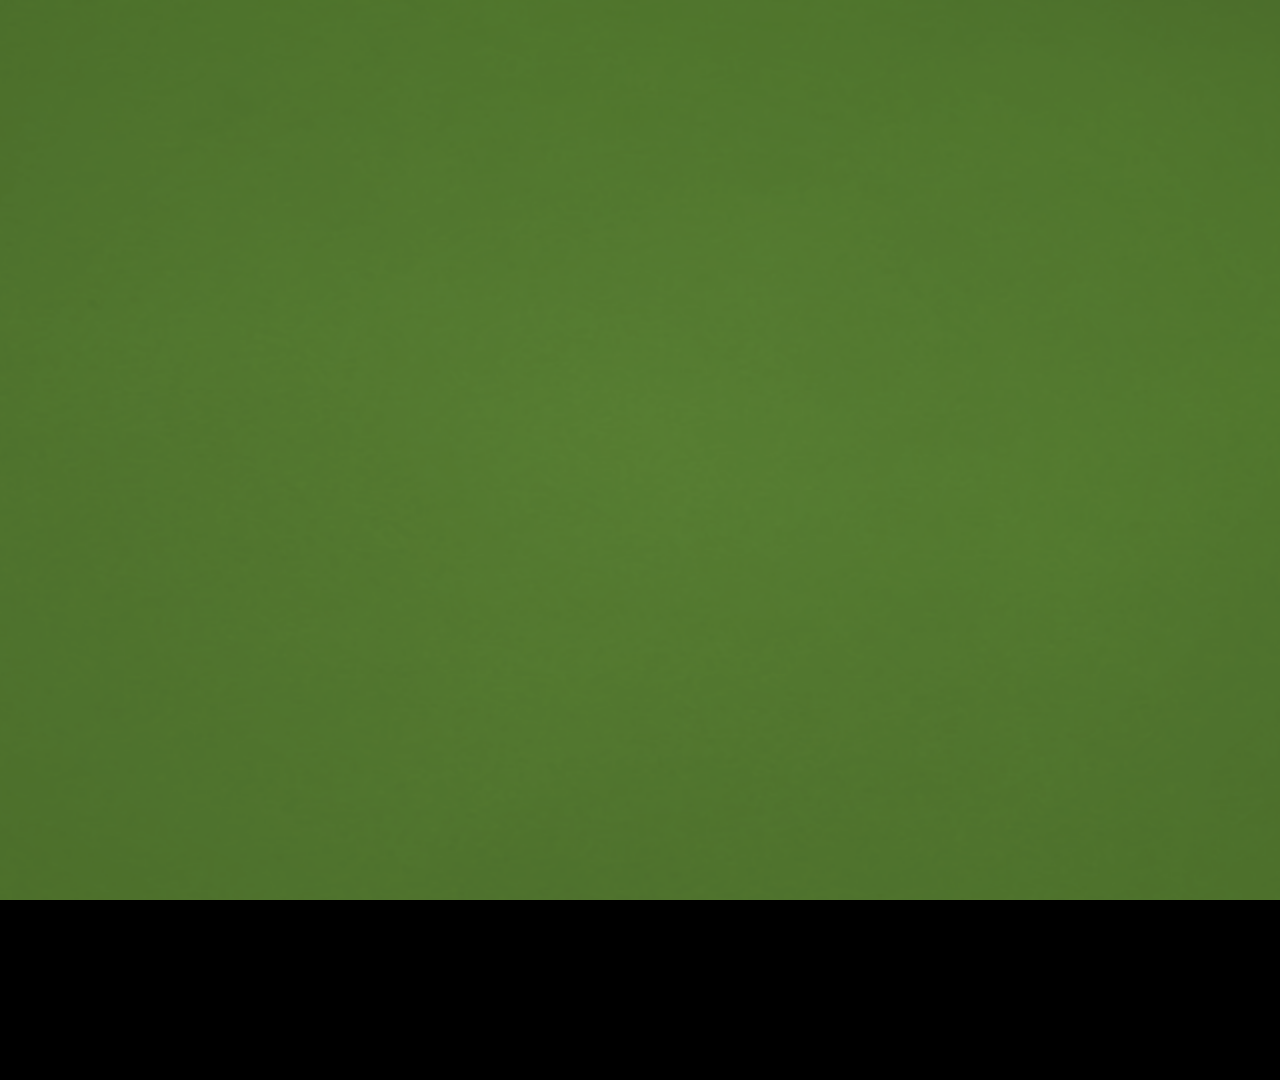
<file: pool/index.html>
<html><head><meta content="text/html;charset=utf-8" http-equiv="Content-Type" /><meta content="utf-8" http-equiv="encoding" /><meta name="viewport" content="width=device-width, initial-scale=1.0, maximum-scale=1.0, minimum-scale=1.0, user-scalable=no, minimal-ui" /><title>8 Ball Billiards Classic</title><script>window.gameID="8-ball-billiards-classic"; window.gameJS=[ "assets/src/01phaser.js", "assets/src/02Ball.js", "assets/src/03contactListener.js", "assets/src/04billiardPhysics.js", "assets/src/05levelData.js", "assets/src/06maths.js", "assets/src/07vector2d.js", "assets/src/08render.js", "assets/src/09sound.js", "assets/src/10effects.js", "assets/src/11timer.js", "assets/src/12load.js", "assets/src/13mainMenu.js", "assets/src/14setup.js", "assets/src/15gameController.js", "assets/src/16boot.js", function (){}, ]; (function (document, url, fgJS, firstJS){ fgJS=document.createElement("script"); firstJS=document.getElementsByTagName("script")[0]; fgJS.src=url + ""; firstJS.parentNode.insertBefore(fgJS, firstJS);})(document, "html5games/gameapi/v1.js"); </script></head><body><center><div id="mygame"></div></center></body></html>
</file>
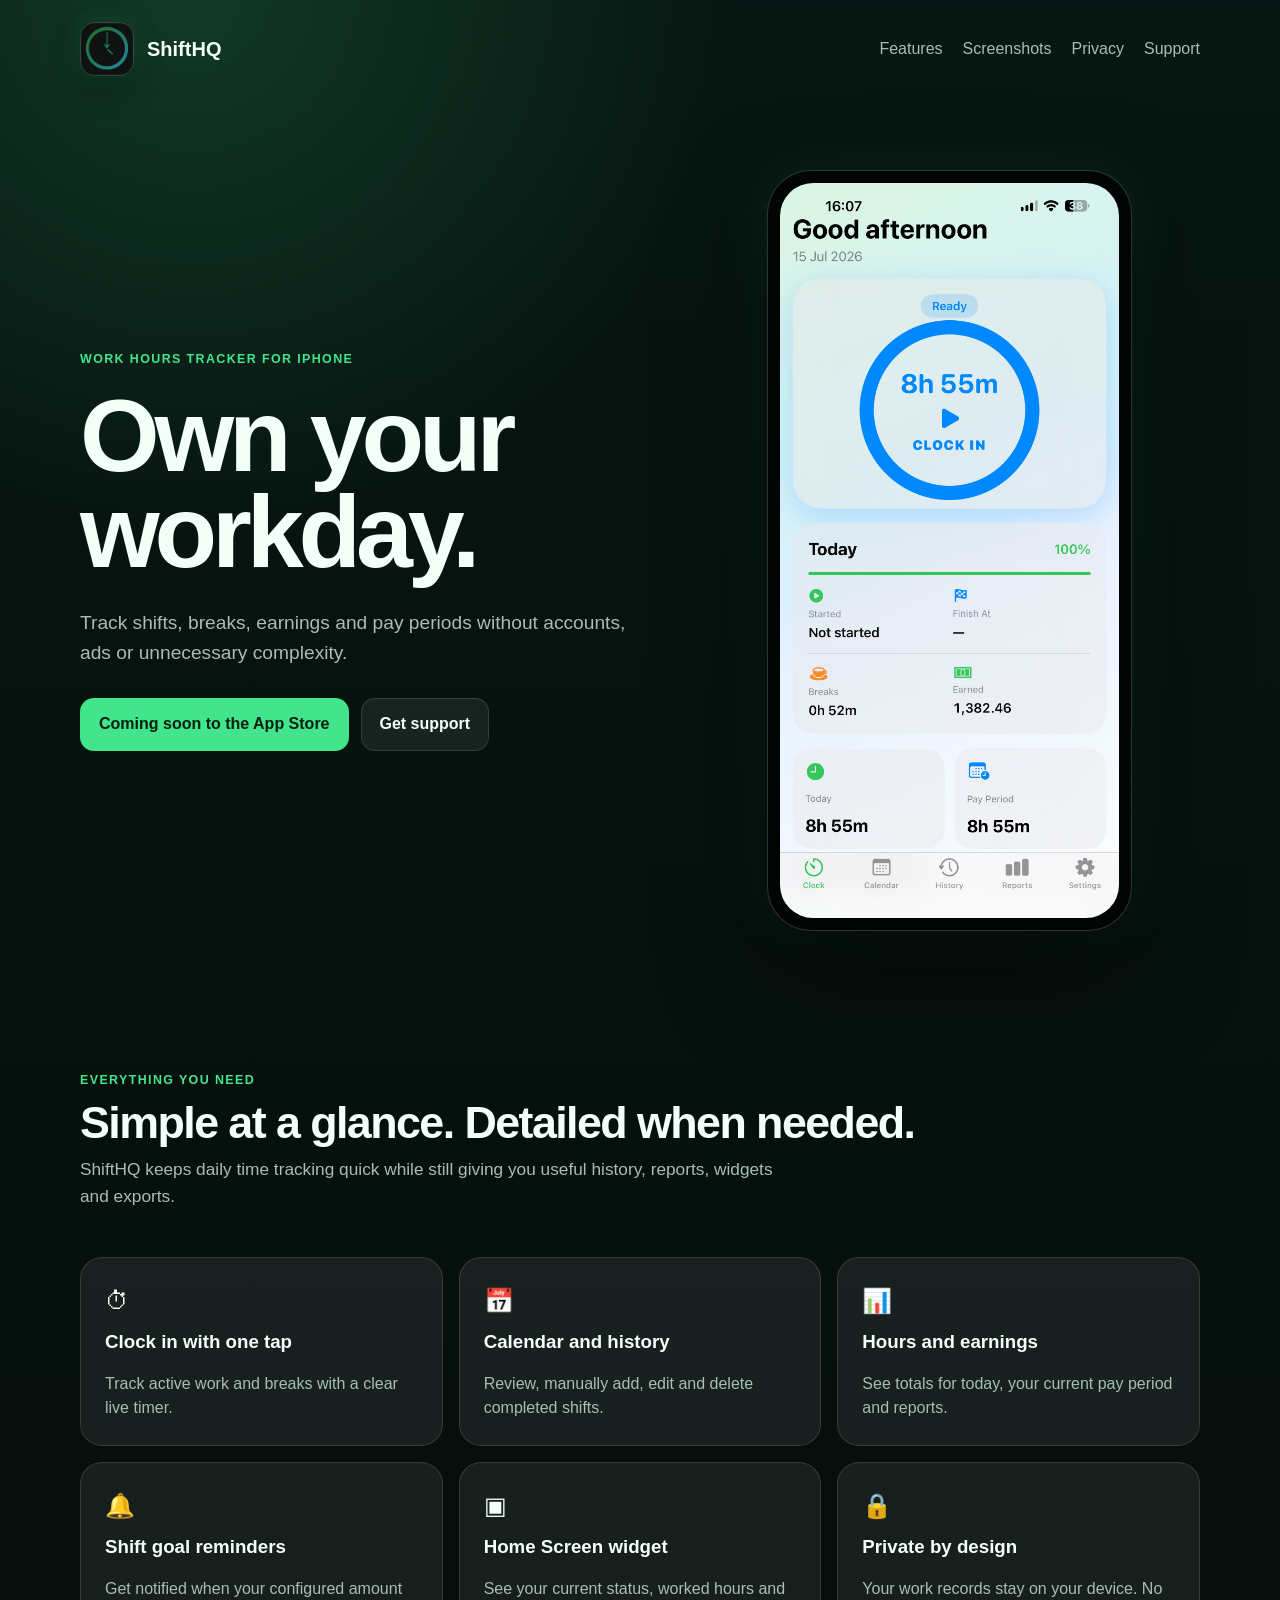
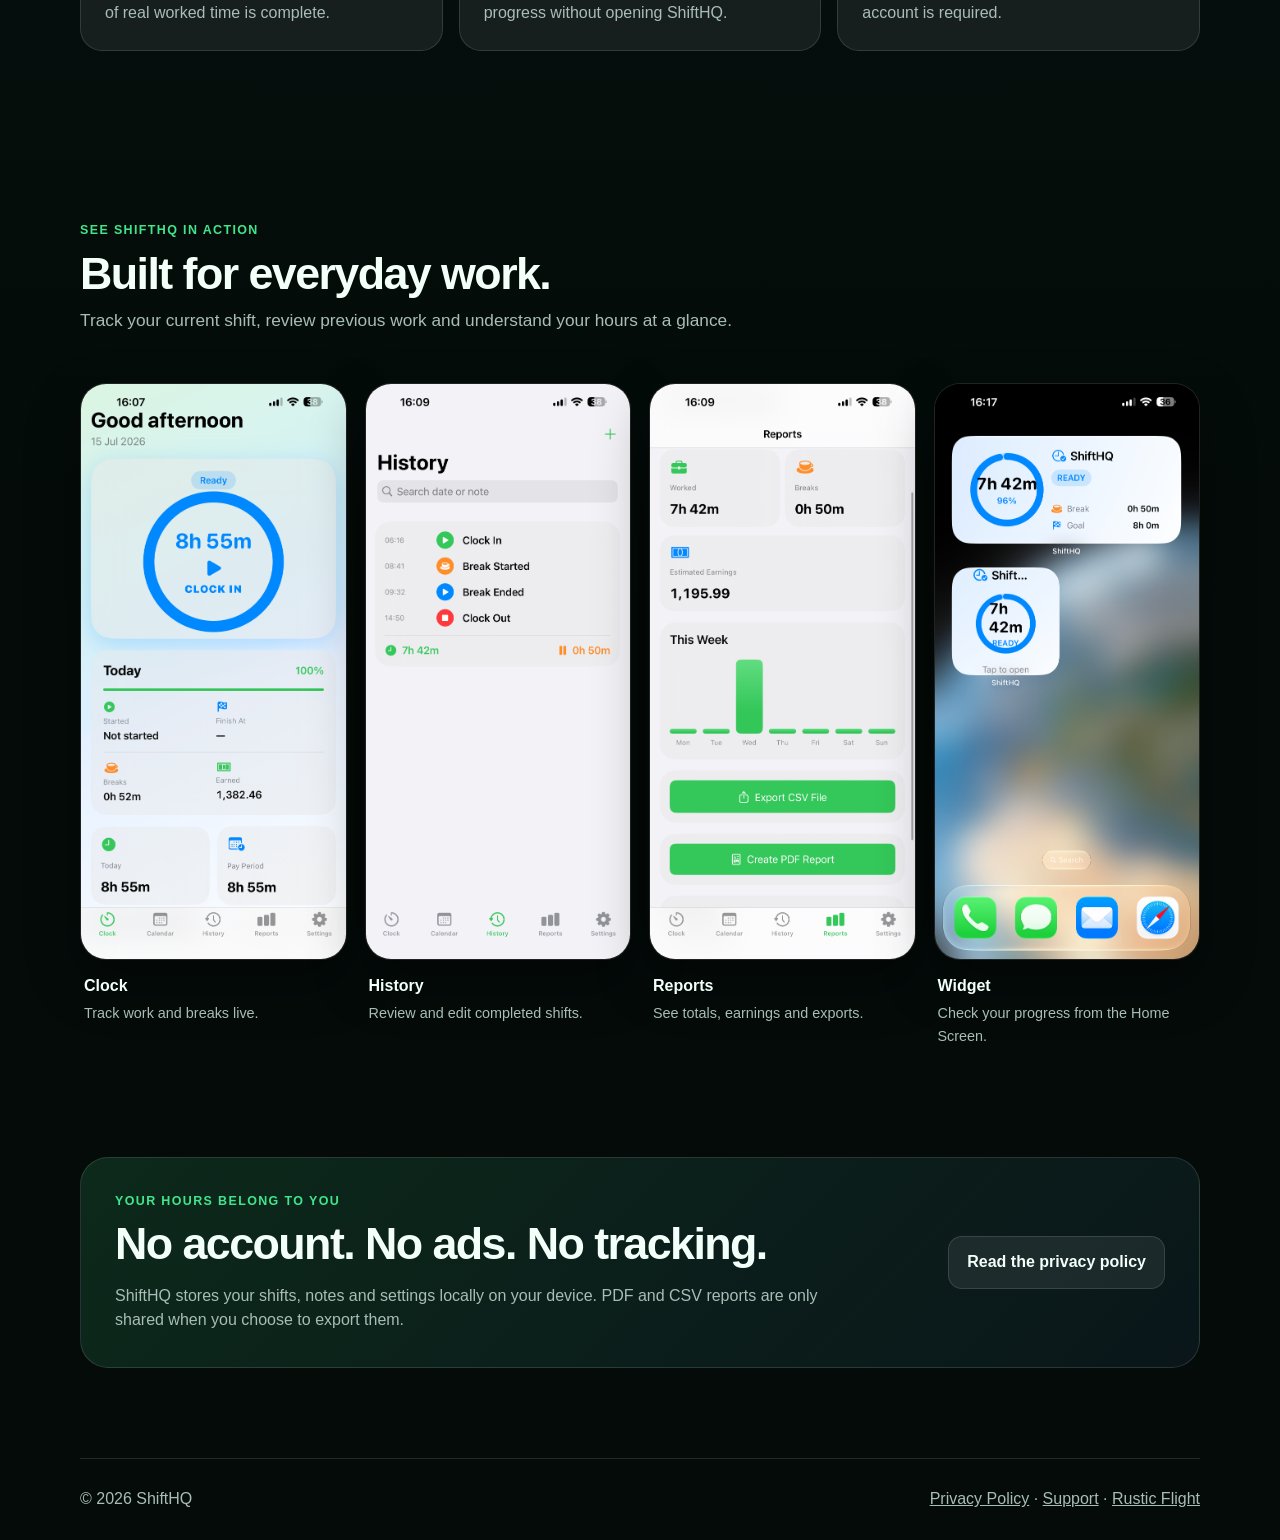
<file: shifthq/index.html>
<!doctype html>
<html lang="en">

<head>
    <meta charset="utf-8">

    <meta
        name="viewport"
        content="width=device-width, initial-scale=1"
    >

    <meta
        name="description"
        content="ShiftHQ is a private and simple work hours tracker for shifts, breaks, earnings and pay periods."
    >

    <title>ShiftHQ — Work Hours Tracker</title>

    <link
        rel="icon"
        type="image/png"
        href="GREENBLUEAPPICON.png?v=4"
    >

    <link
        rel="stylesheet"
        href="style.css?v=5"
    >
</head>

<body>

<div class="wrap">

    <nav>
        <a class="brand" href="./">
            <img
                src="GREENBLUEAPPICON.png?v=4"
                alt="ShiftHQ app icon"
                class="app-icon"
            >

            <span>ShiftHQ</span>
        </a>

        <div class="links">
            <a href="#features">Features</a>
            <a href="#screenshots">Screenshots</a>
            <a href="privacy/">Privacy</a>
            <a href="support/">Support</a>
        </div>
    </nav>

    <main class="hero">

        <div class="hero-copy">

            <div class="eyebrow">
                Work hours tracker for iPhone
            </div>

            <h1>
                Own your<br>
                workday.
            </h1>

            <p>
                Track shifts, breaks, earnings and pay periods without
                accounts, ads or unnecessary complexity.
            </p>

            <div class="buttons">
                <span class="button primary">
                    Coming soon to the App Store
                </span>

                <a class="button" href="support/">
                    Get support
                </a>
            </div>

        </div>

        <div class="hero-device">
            <div class="device-frame">
                <img
                    src="clock-tab-new.png?v=5"
                    alt="ShiftHQ Clock screen showing an active work shift"
                    class="hero-screenshot"
                >
            </div>
        </div>

    </main>

    <section id="features">

        <div class="eyebrow">
            Everything you need
        </div>

        <h2>
            Simple at a glance. Detailed when needed.
        </h2>

        <p class="intro">
            ShiftHQ keeps daily time tracking quick while still giving you
            useful history, reports, widgets and exports.
        </p>

        <div class="grid">

            <article class="card">
                <div class="feature-icon">⏱</div>

                <h3>Clock in with one tap</h3>

                <p>
                    Track active work and breaks with a clear live timer.
                </p>
            </article>

            <article class="card">
                <div class="feature-icon">📅</div>

                <h3>Calendar and history</h3>

                <p>
                    Review, manually add, edit and delete completed shifts.
                </p>
            </article>

            <article class="card">
                <div class="feature-icon">📊</div>

                <h3>Hours and earnings</h3>

                <p>
                    See totals for today, your current pay period and reports.
                </p>
            </article>

            <article class="card">
                <div class="feature-icon">🔔</div>

                <h3>Shift goal reminders</h3>

                <p>
                    Get notified when your configured amount of real worked
                    time is complete.
                </p>
            </article>

            <article class="card">
                <div class="feature-icon">▣</div>

                <h3>Home Screen widget</h3>

                <p>
                    See your current status, worked hours and progress without
                    opening ShiftHQ.
                </p>
            </article>

            <article class="card">
                <div class="feature-icon">🔒</div>

                <h3>Private by design</h3>

                <p>
                    Your work records stay on your device. No account is
                    required.
                </p>
            </article>

        </div>

    </section>

    <section id="screenshots">

        <div class="eyebrow">
            See ShiftHQ in action
        </div>

        <h2>
            Built for everyday work.
        </h2>

        <p class="intro">
            Track your current shift, review previous work and understand your
            hours at a glance.
        </p>

        <div class="screenshots-grid">

            <figure class="screenshot-card">
                <div class="screenshot-frame">
                    <img
                        src="clock-tab-new.png?v=5"
                        alt="ShiftHQ Clock tab"
                        loading="lazy"
                    >
                </div>

                <figcaption>
                    <strong>Clock</strong>
                    <span>Track work and breaks live.</span>
                </figcaption>
            </figure>

            <figure class="screenshot-card">
                <div class="screenshot-frame">
                    <img
                        src="history-tab.png?v=5"
                        alt="ShiftHQ History tab"
                        loading="lazy"
                    >
                </div>

                <figcaption>
                    <strong>History</strong>
                    <span>Review and edit completed shifts.</span>
                </figcaption>
            </figure>

            <figure class="screenshot-card">
                <div class="screenshot-frame">
                    <img
                        src="reports-tab.png?v=5"
                        alt="ShiftHQ Reports tab"
                        loading="lazy"
                    >
                </div>

                <figcaption>
                    <strong>Reports</strong>
                    <span>See totals, earnings and exports.</span>
                </figcaption>
            </figure>

            <figure class="screenshot-card">
                <div class="screenshot-frame">
                    <img
                        src="widget-new.png?v=5"
                        alt="ShiftHQ Home Screen widget"
                        loading="lazy"
                    >
                </div>

                <figcaption>
                    <strong>Widget</strong>
                    <span>Check your progress from the Home Screen.</span>
                </figcaption>
            </figure>

        </div>

    </section>

    <section class="privacy-highlight">

        <div>
            <div class="eyebrow">
                Your hours belong to you
            </div>

            <h2>
                No account. No ads. No tracking.
            </h2>

            <p>
                ShiftHQ stores your shifts, notes and settings locally on your
                device. PDF and CSV reports are only shared when you choose to
                export them.
            </p>
        </div>

        <a class="button" href="privacy/">
            Read the privacy policy
        </a>

    </section>

    <footer>
        <span>© 2026 ShiftHQ</span>

        <span>
            <a href="privacy/">Privacy Policy</a>
            ·
            <a href="support/">Support</a>
            ·
            <a href="../">Rustic Flight</a>
        </span>
    </footer>

</div>

</body>
</html>
</file>
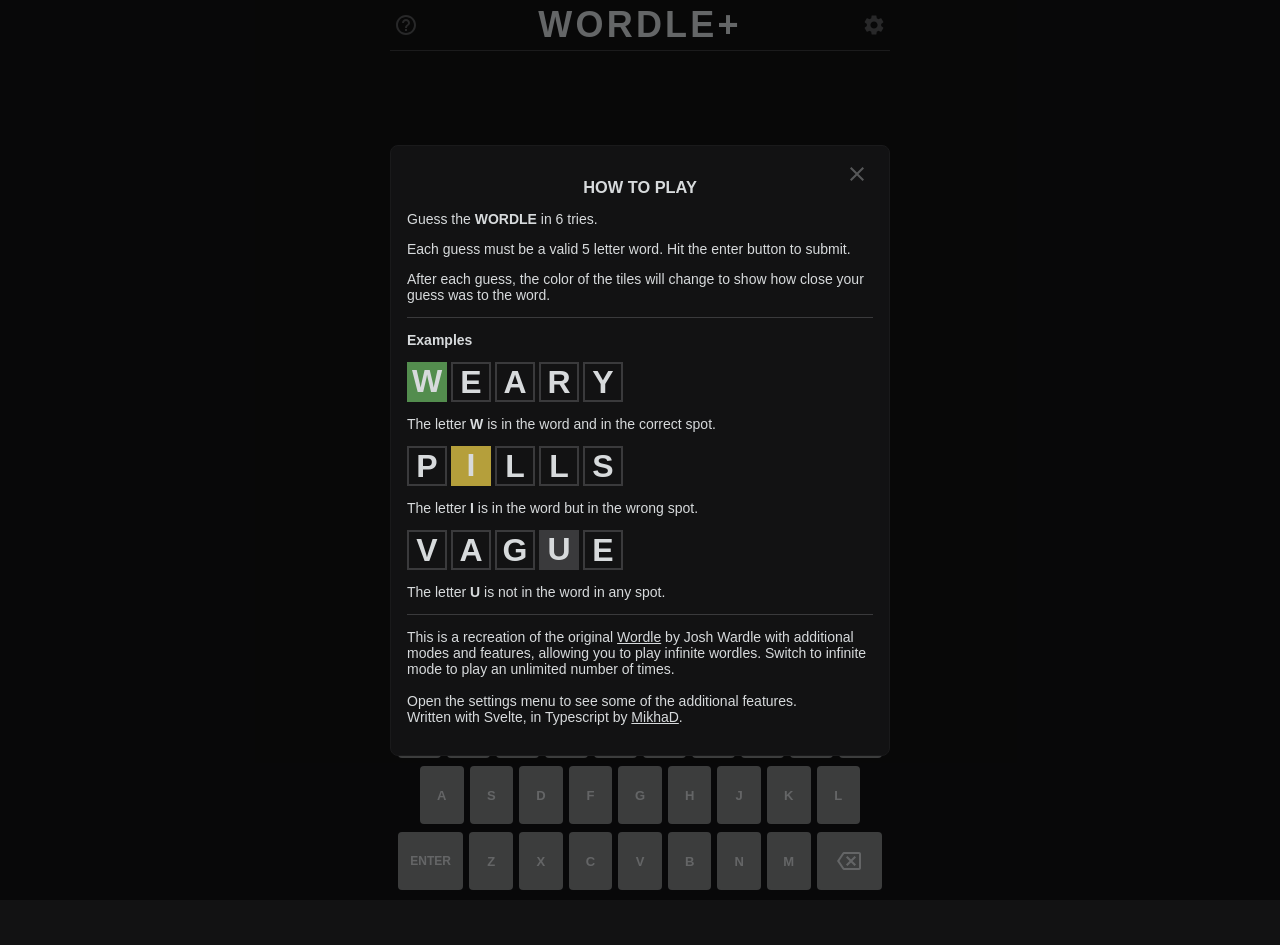
<file: wordle/index.html>
<!DOCTYPE html>
<html lang="en">

<head>
	<meta charset="utf-8">
	<meta name="viewport" content="width=device-width,initial-scale=1,user-scalable=no">

	<meta name="theme-color" content="#6aaa64" />
	<link rel="manifest" href="manifest.json">
	<link rel="shortcut icon" href="img/logo_32x32.png" type="image/x-icon">
	<link rel="apple-touch-icon" href="img/logo_192x192.png" />
	<link rel="stylesheet" href="global.css">

	<meta name="author" content="MikhaD">
	<meta name="description"
		content="Wordle with infinite, hourly and daily modes. Double tap on a word to learn it's definition.">
	<meta name="keywords"
		content="wordle, infinite wordle, wordle infinite, infinate wordle, infinte wordle, unlimited, daily wordle, wordle+, word game, puzzle, game">

	<!-- FB Meta Tags -->
	<meta property="og:url" content="https://mikhad.github.io/wordle/">
	<meta property="og:type" content="website">
	<meta property="og:title" content="Wordle+ | An infinite word guessing game">
	<meta property="og:description" content="Guess the word in 6 tries. Play daily, hourly and infinite modes.">
	<meta property="og:image" content="https://mikhad.github.io/wordle/img/og_1200x630.png">

	<!-- Global site tag (gtag.js) - Google Analytics -->
	<meta name="google-site-verification" content="nfr4xQiyHWYkamHQq6M7E9kXoXp8tmNihRU0c5yXjlw" />
	<script async src="https://www.googletagmanager.com/gtag/js?id=G-RHN319RJ6V"></script>
	<script>
		if (document.location.origin === "https://mikhad.github.io") {
			// Google Analytics
			window.dataLayer = window.dataLayer || [];
			function gtag() { dataLayer.push(arguments); }
			gtag('js', new Date());
			gtag('config', 'G-RHN319RJ6V');

			// PWA Service worker
			if ("serviceWorker" in navigator) navigator.serviceWorker.register("./sw.js");
		}
	</script>

	
	<!-- changed to something more suited to being the title of a tab in App.svelte. This title is for SEO -->
	<title>Infinite wordle - Play unlimited wordles | Wordle+</title>
  <script type="module" crossorigin src="/wordle/index-v1.5.2.js"></script>
  <link rel="stylesheet" href="/wordle/index-v1.5.2.css">
</head>

<body>
</body>

</html>
</file>
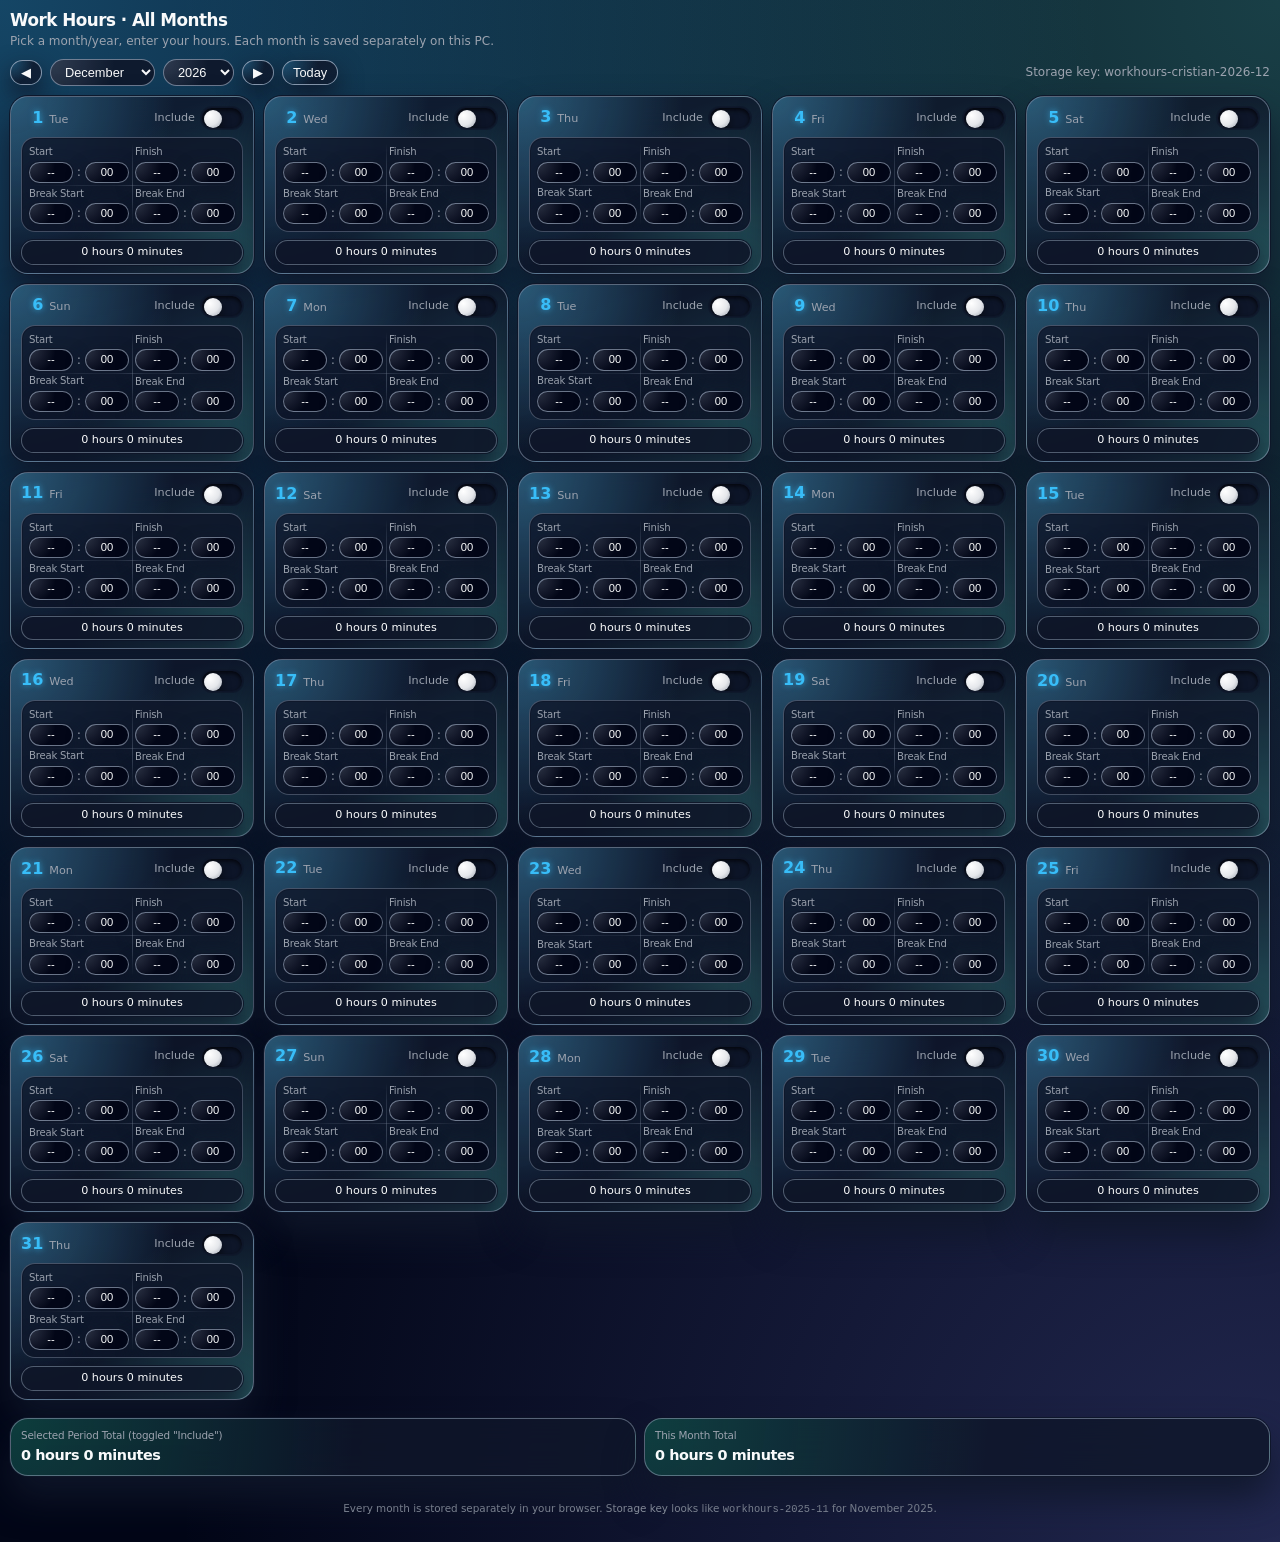
<file: workhours/index.html>
<!DOCTYPE html>
<html lang="en">
<head>
<meta charset="UTF-8" />
<meta name="viewport" content="width=device-width, initial-scale=1.0" />
<title>Work Hours · All Months</title>

<style>
    :root {
        --bg-page: #020617;
        --bg-card: rgba(15, 23, 42, 0.82);
        --bg-card-alt: rgba(15, 23, 42, 0.78);
        --bg-toggle-off: rgba(15, 23, 42, 0.95);
        --bg-toggle-on: #34d399;
        --text-primary: #f9fafb;
        --text-dim: #9ca3af;
        --accent: #38bdf8;
        --radius-card: 18px;
        --radius-inner: 14px;
        --border-card: rgba(148, 163, 184, 0.55);
        --border-inner: rgba(148, 163, 184, 0.4);
    }

    * {
        box-sizing: border-box;
        -webkit-font-smoothing: antialiased;
    }

    body {
        font-family: system-ui, -apple-system, BlinkMacSystemFont, "SF Pro Text", Roboto, "Helvetica Neue", sans-serif;
        margin: 0;
        padding: 10px;
        line-height: 1.3;
        display: flex;
        flex-direction: column;
        gap: 10px;
        max-width: 1900px;
        margin-left: auto;
        margin-right: auto;
        font-size: 13px;
        background:
            radial-gradient(circle at 0% 0%, rgba(56,189,248,0.35) 0, transparent 55%),
            radial-gradient(circle at 100% 0%, rgba(94,234,212,0.25) 0, transparent 55%),
            radial-gradient(circle at 100% 100%, rgba(129,140,248,0.25) 0, transparent 55%),
            #020617;
        color: var(--text-primary);
    }

    header h1 {
        margin: 0 0 2px 0;
        font-weight: 600;
        font-size: 1.05rem;
        letter-spacing: -0.03em;
    }

    header .subtitle {
        font-size: 0.75rem;
        color: var(--text-dim);
    }

    /* Month / year selector bar */
    .month-bar {
        display: flex;
        flex-wrap: wrap;
        gap: 8px;
        align-items: center;
        justify-content: space-between;
    }

    .month-controls {
        display: flex;
        flex-wrap: wrap;
        gap: 8px;
        align-items: center;
    }

    .month-select,
    .year-select {
        background: radial-gradient(circle at 0% 0%, rgba(148,163,184,0.25) 0, transparent 60%),
                    rgba(15,23,42,0.9);
        color: var(--text-primary);
        border-radius: 999px;
        border: 1px solid rgba(148,163,184,0.7);
        padding: 4px 10px;
        font-size: 0.8rem;
        outline: none;
        backdrop-filter: blur(18px);
        -webkit-backdrop-filter: blur(18px);
    }

    .nav-btn {
        background:
            radial-gradient(circle at 0% 0%, rgba(56,189,248,0.35) 0, transparent 60%),
            linear-gradient(135deg, rgba(15,23,42,0.95), rgba(15,23,42,0.7));
        color: var(--text-primary);
        border-radius: 999px;
        border: 1px solid rgba(148,163,184,0.9);
        padding: 4px 10px;
        font-size: 0.8rem;
        cursor: pointer;
        box-shadow: 0 10px 25px rgba(15,23,42,0.9);
    }

    .nav-btn:hover {
        border-color: var(--accent);
        box-shadow: 0 0 18px rgba(56,189,248,0.35);
    }

    .current-label {
        font-size: 0.75rem;
        color: var(--text-dim);
    }

    /* Grid of day cards */
    .days-grid {
        display: grid;
        grid-template-columns: repeat(auto-fit, minmax(230px, 1fr));
        gap: 10px;
    }

    .day-card {
        position: relative;
        background:
            radial-gradient(circle at 0% 0%, rgba(56,189,248,0.32) 0, transparent 55%),
            radial-gradient(circle at 100% 100%, rgba(94,234,212,0.28) 0, transparent 60%),
            var(--bg-card);
        border: 1px solid var(--border-card);
        border-radius: var(--radius-card);
        padding: 10px 10px 8px;
        display: flex;
        flex-direction: column;
        gap: 8px;
        box-shadow:
            0 22px 36px rgba(15,23,42,0.9),
            0 0 0 1px rgba(15,23,42,0.9);
        backdrop-filter: blur(22px);
        -webkit-backdrop-filter: blur(22px);
        overflow: hidden;
    }

    .day-card::before {
        content: "";
        position: absolute;
        inset: 0;
        background: radial-gradient(circle at 0% 0%, rgba(255,255,255,0.07) 0, transparent 55%);
        opacity: 0.9;
        pointer-events: none;
    }

    .day-header-row {
        position: relative;
        z-index: 1;
        display: flex;
        justify-content: space-between;
        align-items: center;
    }

    .day-left {
        display: flex;
        flex-direction: row;
        gap: 6px;
        align-items: baseline;
    }

    .day-number {
        font-size: 1rem;
        font-weight: 600;
        color: var(--accent);
        min-width: 2ch;
        text-align: right;
        text-shadow: 0 0 6px rgba(56,189,248,0.7);
    }

    .day-weekday {
        font-size: 0.7rem;
        color: var(--text-dim);
        font-weight: 500;
    }

    .include-toggle-wrapper {
        display: flex;
        align-items: center;
        gap: 6px;
        font-size: 0.7rem;
        color: var(--text-dim);
        user-select: none;
    }

    /* iOS-style toggle */
    .toggle-label {
        cursor: pointer;
        display: inline-flex;
        align-items: center;
        gap: 6px;
    }

    .toggle-track {
        width: 42px;
        height: 22px;
        border-radius: 999px;
        background-color: var(--bg-toggle-off);
        position: relative;
        transition: background-color 0.18s, box-shadow 0.18s;
        border: 1px solid rgba(15,23,42,0.9);
        box-shadow:
            inset 0 2px 4px rgba(0,0,0,0.7),
            0 0 0 1px rgba(15,23,42,0.7);
        overflow: hidden;
    }

    .toggle-thumb {
        position: absolute;
        top: 2px;
        left: 2px;
        width: 18px;
        height: 18px;
        background: radial-gradient(circle at 30% 30%, #ffffff 0, #e5e7eb 55%, #9ca3af 100%);
        border-radius: 50%;
        box-shadow: 0 4px 8px rgba(0,0,0,0.6);
        transition: transform 0.18s;
    }

    .include-row:checked + .toggle-track {
        background: linear-gradient(135deg, #34d399, #22c55e);
        box-shadow: 0 0 14px rgba(34,197,94,0.6);
    }

    .include-row:checked + .toggle-track .toggle-thumb {
        transform: translateX(18px);
    }

    .include-row {
        position: absolute;
        opacity: 0;
        pointer-events: none;
    }

    /* Time block styling + dividers */
    .time-blocks {
        position: relative;
        z-index: 1;
        background: var(--bg-card-alt);
        border: 1px solid var(--border-inner);
        border-radius: var(--radius-inner);
        padding: 7px;
        display: grid;
        grid-template-columns: repeat(2, minmax(0, 1fr));
        row-gap: 4px;
        column-gap: 6px;
        backdrop-filter: blur(18px);
        -webkit-backdrop-filter: blur(18px);
        box-shadow: inset 0 0 0 1px rgba(15,23,42,0.85);
        overflow: hidden;
    }

    .time-blocks::before {
        /* vertical divider */
        content: "";
        position: absolute;
        top: 6px;
        bottom: 6px;
        left: 50%;
        width: 1px;
        background: linear-gradient(
            to bottom,
            rgba(148,163,184,0.0),
            rgba(148,163,184,0.45),
            rgba(148,163,184,0.0)
        );
        pointer-events: none;
    }

    .time-blocks::after {
        /* horizontal divider */
        content: "";
        position: absolute;
        left: 7px;
        right: 7px;
        top: 50%;
        height: 1px;
        background: linear-gradient(
            to right,
            rgba(148,163,184,0.0),
            rgba(148,163,184,0.35),
            rgba(148,163,184,0.0)
        );
        pointer-events: none;
    }

    .time-field {
        display: flex;
        flex-direction: column;
        gap: 3px;
        position: relative;
        z-index: 1;
        min-width: 0;
    }

    .time-label {
        color: var(--text-dim);
        font-size: 0.63rem;
        font-weight: 500;
        letter-spacing: -0.02em;
        display: flex;
        justify-content: space-between;
    }

    .picker-row {
        display: flex;
        flex-wrap: nowrap;
        gap: 3px;
        align-items: center;
        justify-content: center;
        min-width: 0;
    }

    .time-select-hour,
    .time-select-minute {
        appearance: none;
        -webkit-appearance: none;
        background:
            radial-gradient(circle at 0% 0%, rgba(148,163,184,0.28) 0, transparent 55%),
            #020617;
        color: var(--text-primary);
        font-size: 0.7rem;
        font-weight: 500;
        padding: 3px 4px;
        border-radius: 999px;
        border: 1px solid rgba(148,163,184,0.7);
        min-width: 44px;
        max-width: 52px;
        text-align: center;
        line-height: 1.2;
        box-shadow:
            0 8px 18px rgba(15,23,42,0.95),
            0 0 0 1px rgba(15,23,42,0.9);
        white-space: nowrap;
    }

    .time-select-hour:focus,
    .time-select-minute:focus {
        outline: none;
        border-color: var(--accent);
        box-shadow:
            0 0 0 1px rgba(56,189,248,0.7),
            0 0 16px rgba(56,189,248,0.5);
    }

    .time-separator {
        color: var(--text-dim);
        font-size: 0.8rem;
        font-weight: 500;
        min-width: 6px;
        text-align: center;
        user-select: none;
    }

    .total-today {
        position: relative;
        z-index: 1;
        font-size: 0.7rem;
        font-weight: 500;
        color: var(--text-primary);
        background: rgba(15,23,42,0.9);
        border: 1px solid rgba(148,163,184,0.5);
        border-radius: 999px;
        padding: 4px 6px;
        text-align: center;
        box-shadow:
            0 10px 22px rgba(15,23,42,0.9),
            0 0 0 1px rgba(15,23,42,0.9);
    }

    .summary-wrap {
        display: grid;
        gap: 8px;
        margin-top: 8px;
        margin-bottom: 16px;
    }

    @media (min-width: 480px) {
        .summary-wrap {
            grid-template-columns: 1fr 1fr;
        }
    }

    .summary-card {
        background:
            radial-gradient(circle at 0% 0%, rgba(16,185,129,0.25) 0, transparent 55%),
            var(--bg-card);
        border: 1px solid var(--border-card);
        border-radius: var(--radius-card);
        padding: 10px;
        box-shadow:
            0 22px 36px rgba(15,23,42,0.9),
            0 0 0 1px rgba(15,23,42,0.9);
        display: flex;
        flex-direction: column;
        gap: 4px;
        backdrop-filter: blur(20px);
        -webkit-backdrop-filter: blur(20px);
    }

    .summary-label {
        font-size: 0.65rem;
        font-weight: 500;
        color: var(--text-dim);
        letter-spacing: -0.02em;
    }

    .summary-value {
        font-size: 0.9rem;
        color: var(--text-primary);
        font-weight: 600;
        letter-spacing: -0.03em;
    }

    footer.note {
        font-size: 0.65rem;
        line-height: 1.3;
        color: var(--text-dim);
        text-align: center;
        margin-bottom: 16px;
    }
</style>
</head>

<body>
<header>
    <h1>Work Hours · All Months</h1>
    <div class="subtitle">
        Pick a month/year, enter your hours. Each month is saved separately on this PC.
    </div>
</header>

<section class="month-bar">
    <div class="month-controls">
        <button class="nav-btn" id="prevMonthBtn">◀</button>
        <select class="month-select" id="monthSelect"></select>
        <select class="year-select" id="yearSelect"></select>
        <button class="nav-btn" id="nextMonthBtn">▶</button>
        <button class="nav-btn" id="todayBtn">Today</button>
    </div>
    <div class="current-label" id="currentKeyLabel"></div>
</section>

<section class="days-grid" id="daysGrid"></section>

<section class="summary-wrap">
    <div class="summary-card">
        <div class="summary-label">Selected Period Total (toggled "Include")</div>
        <div class="summary-value" id="selected-total">0 hours 0 minutes</div>
    </div>
    <div class="summary-card">
        <div class="summary-label">This Month Total</div>
        <div class="summary-value" id="grand-total">0 hours 0 minutes</div>
    </div>
</section>

<footer class="note">
    Every month is stored separately in your browser.  
    Storage key looks like <code>workhours-2025-11</code> for November 2025.
</footer>

<script>
    const STORAGE_PREFIX = "workhours-cristian";
    const daysGrid = document.getElementById("daysGrid");

    const monthSelect = document.getElementById("monthSelect");
    const yearSelect = document.getElementById("yearSelect");
    const prevMonthBtn = document.getElementById("prevMonthBtn");
    const nextMonthBtn = document.getElementById("nextMonthBtn");
    const todayBtn = document.getElementById("todayBtn");
    const currentKeyLabel = document.getElementById("currentKeyLabel");

    const MONTH_NAMES = [
        "January","February","March","April","May","June",
        "July","August","September","October","November","December"
    ];
    const WEEKDAY_NAMES = ["Sun","Mon","Tue","Wed","Thu","Fri","Sat"];

    let currentYear;
    let currentMonthIndex;

    function pad2(n) { return String(n).padStart(2, "0"); }

    function getStorageKey(year, monthIndex) {
        return `${STORAGE_PREFIX}-${year}-${pad2(monthIndex+1)}`;
    }

    function populateMonthYearSelectors() {
        monthSelect.innerHTML = MONTH_NAMES
            .map((name, idx) => `<option value="${idx}">${name}</option>`)
            .join("");

        const startYear = 2020;
        const endYear = 2035;
        let options = "";
        for (let y = startYear; y <= endYear; y++) {
            options += `<option value="${y}">${y}</option>`;
        }
        yearSelect.innerHTML = options;
    }

    function setMonthYear(year, monthIndex) {
        currentYear = year;
        currentMonthIndex = monthIndex;
        monthSelect.value = String(monthIndex);
        yearSelect.value = String(year);

        const storageKey = getStorageKey(currentYear, currentMonthIndex);
        currentKeyLabel.textContent = `Storage key: ${storageKey}`;
        buildMonthDays();
        loadState();
        updateTotals();
    }

    function changeMonth(delta) {
        let m = currentMonthIndex + delta;
        let y = currentYear;
        if (m < 0) {
            m = 11;
            y -= 1;
        } else if (m > 11) {
            m = 0;
            y += 1;
        }
        setMonthYear(y, m);
    }

    function buildMonthDays() {
        const year = currentYear;
        const monthIndex = currentMonthIndex;
        const lastDay = new Date(year, monthIndex + 1, 0).getDate();

        let html = "";
        for (let day = 1; day <= lastDay; day++) {
            const date = new Date(year, monthIndex, day);
            const weekday = WEEKDAY_NAMES[date.getDay()];
            html += makeDayCard(day, weekday);
        }
        daysGrid.innerHTML = html;
        attachDayListeners();
    }

    function buildHourOptions() {
        let html = `<option value="">--</option>`;
        for (let h = 0; h < 24; h++) {
            const hh = String(h).padStart(2, "0");
            html += `<option value="${hh}">${hh}</option>`;
        }
        return html;
    }

    function buildMinuteOptions() {
        let html = "";
        for (let m = 0; m < 60; m += 5) {
            const mm = String(m).padStart(2, "0");
            html += `<option value="${mm}">${mm}</option>`;
        }
        return html;
    }

    const HOUR_OPTIONS = buildHourOptions();
    const MIN_OPTIONS = buildMinuteOptions();

    function makeDayCard(day, weekday) {
        return `
        <div class="day-card" data-day="${day}">
            <div class="day-header-row">
                <div class="day-left">
                    <div class="day-number">${day}</div>
                    <div class="day-weekday">${weekday}</div>
                </div>
                <div class="include-toggle-wrapper">
                    <label class="toggle-label">
                        <span>Include</span>
                        <input type="checkbox" class="include-row" />
                        <span class="toggle-track"><span class="toggle-thumb"></span></span>
                    </label>
                </div>
            </div>

            <div class="time-blocks">
                <div class="time-field">
                    <div class="time-label"><span>Start</span></div>
                    <div class="picker-row">
                        <select class="time-select-hour start-hour">${HOUR_OPTIONS}</select>
                        <span class="time-separator">:</span>
                        <select class="time-select-minute start-min">${MIN_OPTIONS}</select>
                    </div>
                </div>

                <div class="time-field">
                    <div class="time-label"><span>Finish</span></div>
                    <div class="picker-row">
                        <select class="time-select-hour finish-hour">${HOUR_OPTIONS}</select>
                        <span class="time-separator">:</span>
                        <select class="time-select-minute finish-min">${MIN_OPTIONS}</select>
                    </div>
                </div>

                <div class="time-field">
                    <div class="time-label"><span>Break Start</span></div>
                    <div class="picker-row">
                        <select class="time-select-hour break-start-hour">${HOUR_OPTIONS}</select>
                        <span class="time-separator">:</span>
                        <select class="time-select-minute break-start-min">${MIN_OPTIONS}</select>
                    </div>
                </div>

                <div class="time-field">
                    <div class="time-label"><span>Break End</span></div>
                    <div class="picker-row">
                        <select class="time-select-hour break-end-hour">${HOUR_OPTIONS}</select>
                        <span class="time-separator">:</span>
                        <select class="time-select-minute break-end-min">${MIN_OPTIONS}</select>
                    </div>
                </div>
            </div>

            <div class="total-today">
                <span class="total-hours">0 hours 0 minutes</span>
            </div>
        </div>`;
    }

    function getMinutesFromHM(cardEl, hourSelClass, minSelClass) {
        const hourSel = cardEl.querySelector(hourSelClass);
        const minSel = cardEl.querySelector(minSelClass);
        if (!hourSel || !minSel) return null;
        const hh = hourSel.value;
        const mm = minSel.value;
        if (hh === "") return null;
        const hNum = Number(hh);
        const mNum = Number(mm);
        return hNum * 60 + mNum;
    }

    function diffMinutes(startMin, endMin) {
        if (startMin == null || endMin == null) return 0;
        let diff = endMin - startMin;
        if (diff < 0) diff += 24 * 60;
        return diff;
    }

    function minutesToText(totalMinutes) {
        const hours = Math.floor(totalMinutes / 60);
        const mins = totalMinutes % 60;
        return `${hours} hours ${mins} minutes`;
    }

    function calcCardMinutes(cardEl) {
        const startMin      = getMinutesFromHM(cardEl, '.start-hour', '.start-min');
        const finishMin     = getMinutesFromHM(cardEl, '.finish-hour', '.finish-min');
        const breakStartMin = getMinutesFromHM(cardEl, '.break-start-hour', '.break-start-min');
        const breakEndMin   = getMinutesFromHM(cardEl, '.break-end-hour', '.break-end-min');

        if (startMin != null && finishMin != null) {
            const gross = diffMinutes(startMin, finishMin);
            const brk   = diffMinutes(breakStartMin, breakEndMin);
            let paid = gross - brk;
            if (paid < 0) paid = 0;
            return paid;
        }
        return 0;
    }

    function updateCardDisplay(cardEl) {
        const mins = calcCardMinutes(cardEl);
        const totalEl = cardEl.querySelector('.total-hours');
        if (totalEl) {
            totalEl.textContent = minutesToText(mins);
        }
    }

    function updateTotals() {
        const cards = document.querySelectorAll('.day-card');
        let monthTotal = 0;
        let selectedTotal = 0;

        cards.forEach(card => {
            const mins = calcCardMinutes(card);
            if (mins > 0) {
                monthTotal += mins;
                const includeBox = card.querySelector('.include-row');
                if (includeBox && includeBox.checked) {
                    selectedTotal += mins;
                }
            }
        });

        document.getElementById('grand-total').textContent = minutesToText(monthTotal);
        document.getElementById('selected-total').textContent = minutesToText(selectedTotal);
    }

    function collectStateFromDOM() {
        const data = [];
        document.querySelectorAll('.day-card').forEach(card => {
            const dayNum = card.getAttribute('data-day');
            const include = card.querySelector('.include-row').checked;

            const startHour  = card.querySelector('.start-hour').value;
            const startMin   = card.querySelector('.start-min').value;
            const finishHour = card.querySelector('.finish-hour').value;
            const finishMin  = card.querySelector('.finish-min').value;
            const bsHour     = card.querySelector('.break-start-hour').value;
            const bsMin      = card.querySelector('.break-start-min').value;
            const beHour     = card.querySelector('.break-end-hour').value;
            const beMin      = card.querySelector('.break-end-min').value;

            data.push({
                day: dayNum,
                include,
                startHour,
                startMin,
                finishHour,
                finishMin,
                breakStartHour: bsHour,
                breakStartMin: bsMin,
                breakEndHour: beHour,
                breakEndMin: beMin
            });
        });
        return data;
    }

    function saveState() {
        const state = collectStateFromDOM();
        const storageKey = getStorageKey(currentYear, currentMonthIndex);
        try {
            localStorage.setItem(storageKey, JSON.stringify(state));
        } catch (err) {
            console.warn("Could not save to localStorage:", err);
        }
    }

    function applyStateToDOM(state) {
        if (!Array.isArray(state)) return;
        state.forEach(savedDay => {
            const card = document.querySelector(`.day-card[data-day="${savedDay.day}"]`);
            if (!card) return;

            const inc = card.querySelector('.include-row');
            if (inc) inc.checked = !!savedDay.include;

            function setVal(selector, val) {
                const el = card.querySelector(selector);
                if (el && typeof val === "string") {
                    el.value = val;
                }
            }

            setVal('.start-hour',        savedDay.startHour);
            setVal('.start-min',         savedDay.startMin);
            setVal('.finish-hour',       savedDay.finishHour);
            setVal('.finish-min',        savedDay.finishMin);
            setVal('.break-start-hour',  savedDay.breakStartHour);
            setVal('.break-start-min',   savedDay.breakStartMin);
            setVal('.break-end-hour',    savedDay.breakEndHour);
            setVal('.break-end-min',     savedDay.breakEndMin);

            updateCardDisplay(card);
        });

        updateTotals();
    }

    function loadState() {
        const storageKey = getStorageKey(currentYear, currentMonthIndex);
        try {
            const raw = localStorage.getItem(storageKey);
            if (!raw) return;
            const parsed = JSON.parse(raw);
            applyStateToDOM(parsed);
        } catch (err) {
            console.warn("Could not load from localStorage:", err);
        }
    }

    function handleAnyChange(e) {
        const cardEl = e.target.closest('.day-card');
        if (cardEl) {
            updateCardDisplay(cardEl);
        }
        updateTotals();
        saveState();
    }

    function attachDayListeners() {
        document.querySelectorAll('.time-select-hour, .time-select-minute').forEach(sel => {
            sel.addEventListener('change', handleAnyChange);
        });
        document.querySelectorAll('.include-row').forEach(chk => {
            chk.addEventListener('change', handleAnyChange);
        });
    }

    populateMonthYearSelectors();

    const now = new Date();
    let initialYear = now.getFullYear();
    let initialMonth = now.getMonth();

    monthSelect.addEventListener("change", () => {
        const y = Number(yearSelect.value);
        const m = Number(monthSelect.value);
        setMonthYear(y, m);
    });

    yearSelect.addEventListener("change", () => {
        const y = Number(yearSelect.value);
        const m = Number(monthSelect.value);
        setMonthYear(y, m);
    });

    prevMonthBtn.addEventListener("click", () => changeMonth(-1));
    nextMonthBtn.addEventListener("click", () => changeMonth(1));
    todayBtn.addEventListener("click", () => {
        const today = new Date();
        setMonthYear(today.getFullYear(), today.getMonth());
    });

    window.addEventListener("beforeunload", () => {
        saveState();
    });

    setMonthYear(initialYear, initialMonth);
</script>

</body>
</html>
</file>
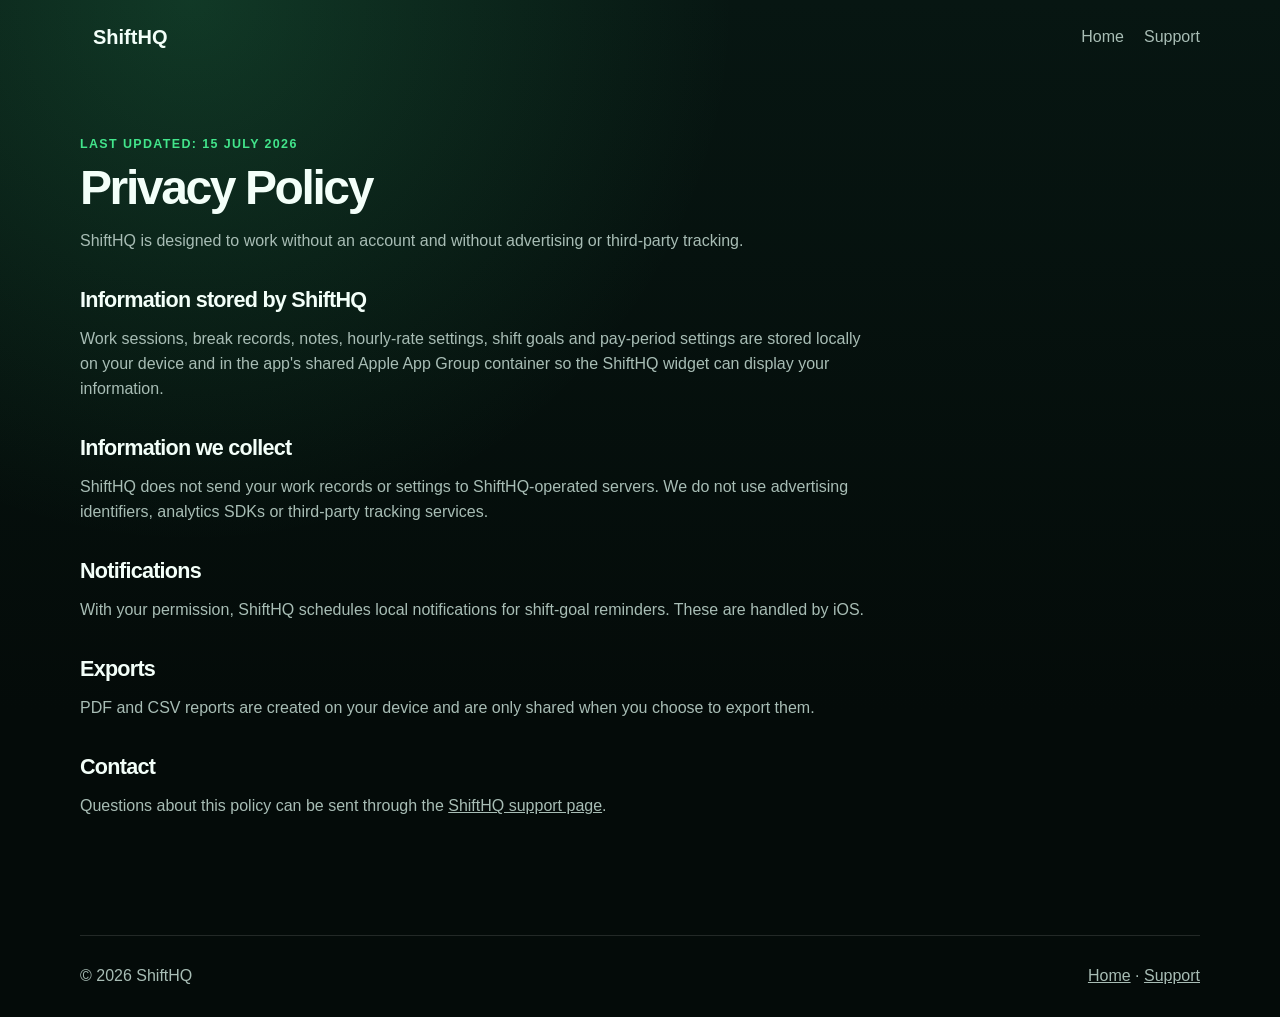
<file: shifthq/privacy/index.html>
<!doctype html><html lang="en"><head><meta charset="utf-8"><meta name="viewport" content="width=device-width,initial-scale=1">
<title>Privacy Policy — ShiftHQ</title><link rel="stylesheet" href="../style.css"></head>
<body><div class="wrap"><nav><a class="brand" href="../"><span class="logo"></span>ShiftHQ</a>
<div class="links"><a href="../">Home</a><a href="../support/">Support</a></div></nav>
<main class="privacy"><div class="eyebrow">Last updated: 15 July 2026</div><h1>Privacy Policy</h1>
<p>ShiftHQ is designed to work without an account and without advertising or third-party tracking.</p>
<h2>Information stored by ShiftHQ</h2>
<p>Work sessions, break records, notes, hourly-rate settings, shift goals and pay-period settings are stored locally on your device and in the app's shared Apple App Group container so the ShiftHQ widget can display your information.</p>
<h2>Information we collect</h2>
<p>ShiftHQ does not send your work records or settings to ShiftHQ-operated servers. We do not use advertising identifiers, analytics SDKs or third-party tracking services.</p>
<h2>Notifications</h2><p>With your permission, ShiftHQ schedules local notifications for shift-goal reminders. These are handled by iOS.</p>
<h2>Exports</h2><p>PDF and CSV reports are created on your device and are only shared when you choose to export them.</p>
<h2>Contact</h2><p>Questions about this policy can be sent through the <a href="../support/">ShiftHQ support page</a>.</p>
</main><footer><span>© 2026 ShiftHQ</span><span><a href="../">Home</a> · <a href="../support/">Support</a></span></footer>
</div></body></html>
</file>
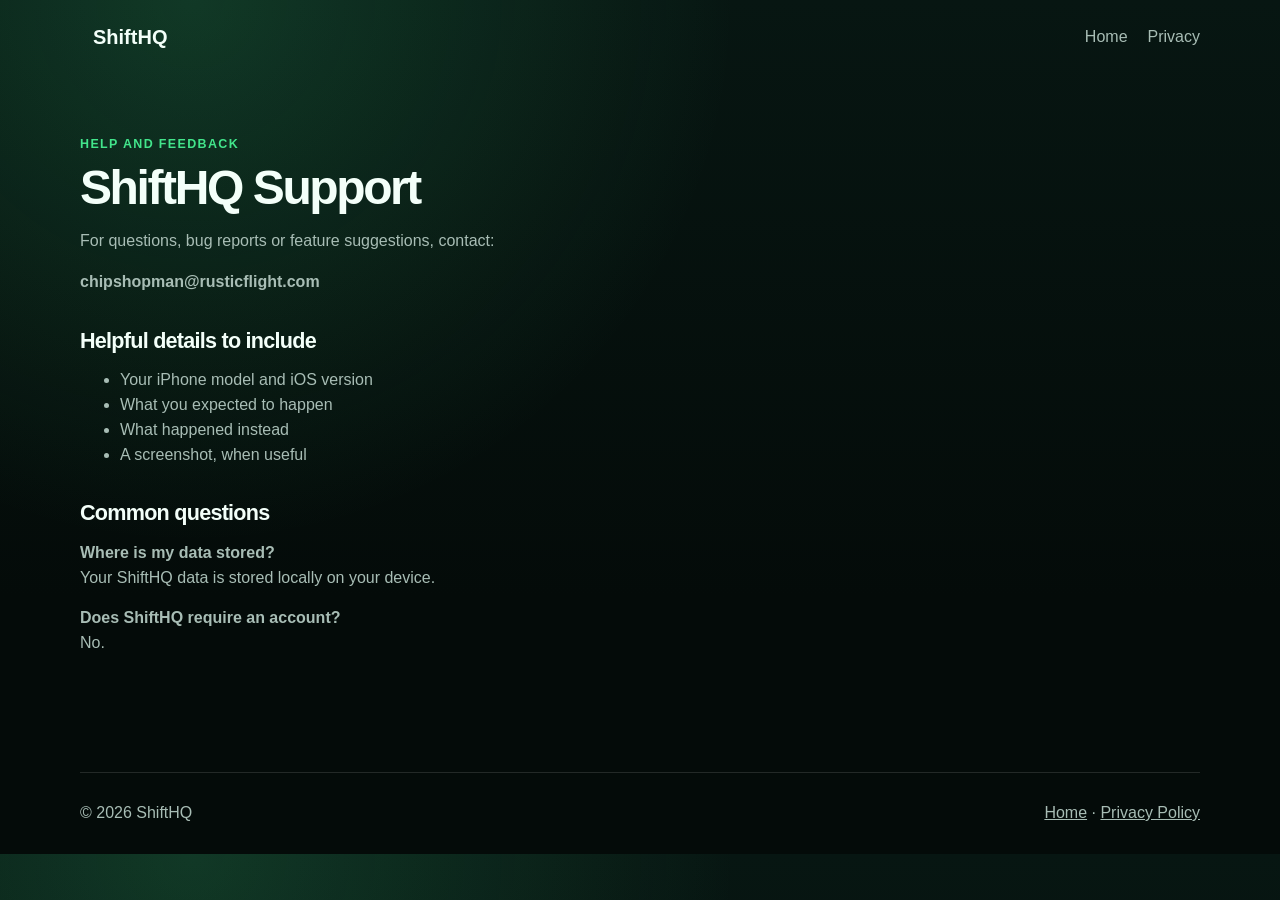
<file: shifthq/support/index.html>
<!doctype html><html lang="en"><head><meta charset="utf-8"><meta name="viewport" content="width=device-width,initial-scale=1">
<title>Support — ShiftHQ</title><link rel="stylesheet" href="../style.css"></head>
<body><div class="wrap"><nav><a class="brand" href="../"><span class="logo"></span>ShiftHQ</a>
<div class="links"><a href="../">Home</a><a href="../privacy/">Privacy</a></div></nav>
<main class="privacy"><div class="eyebrow">Help and feedback</div><h1>ShiftHQ Support</h1>
<p>For questions, bug reports or feature suggestions, contact:</p>
<p><strong>chipshopman@rusticflight.com</strong></p>
<h2>Helpful details to include</h2>
<ul><li>Your iPhone model and iOS version</li><li>What you expected to happen</li><li>What happened instead</li><li>A screenshot, when useful</li></ul>
<h2>Common questions</h2>
<p><strong>Where is my data stored?</strong><br>Your ShiftHQ data is stored locally on your device.</p>
<p><strong>Does ShiftHQ require an account?</strong><br>No.</p>
</main><footer><span>© 2026 ShiftHQ</span><span><a href="../">Home</a> · <a href="../privacy/">Privacy Policy</a></span></footer>
</div></body></html>
</file>
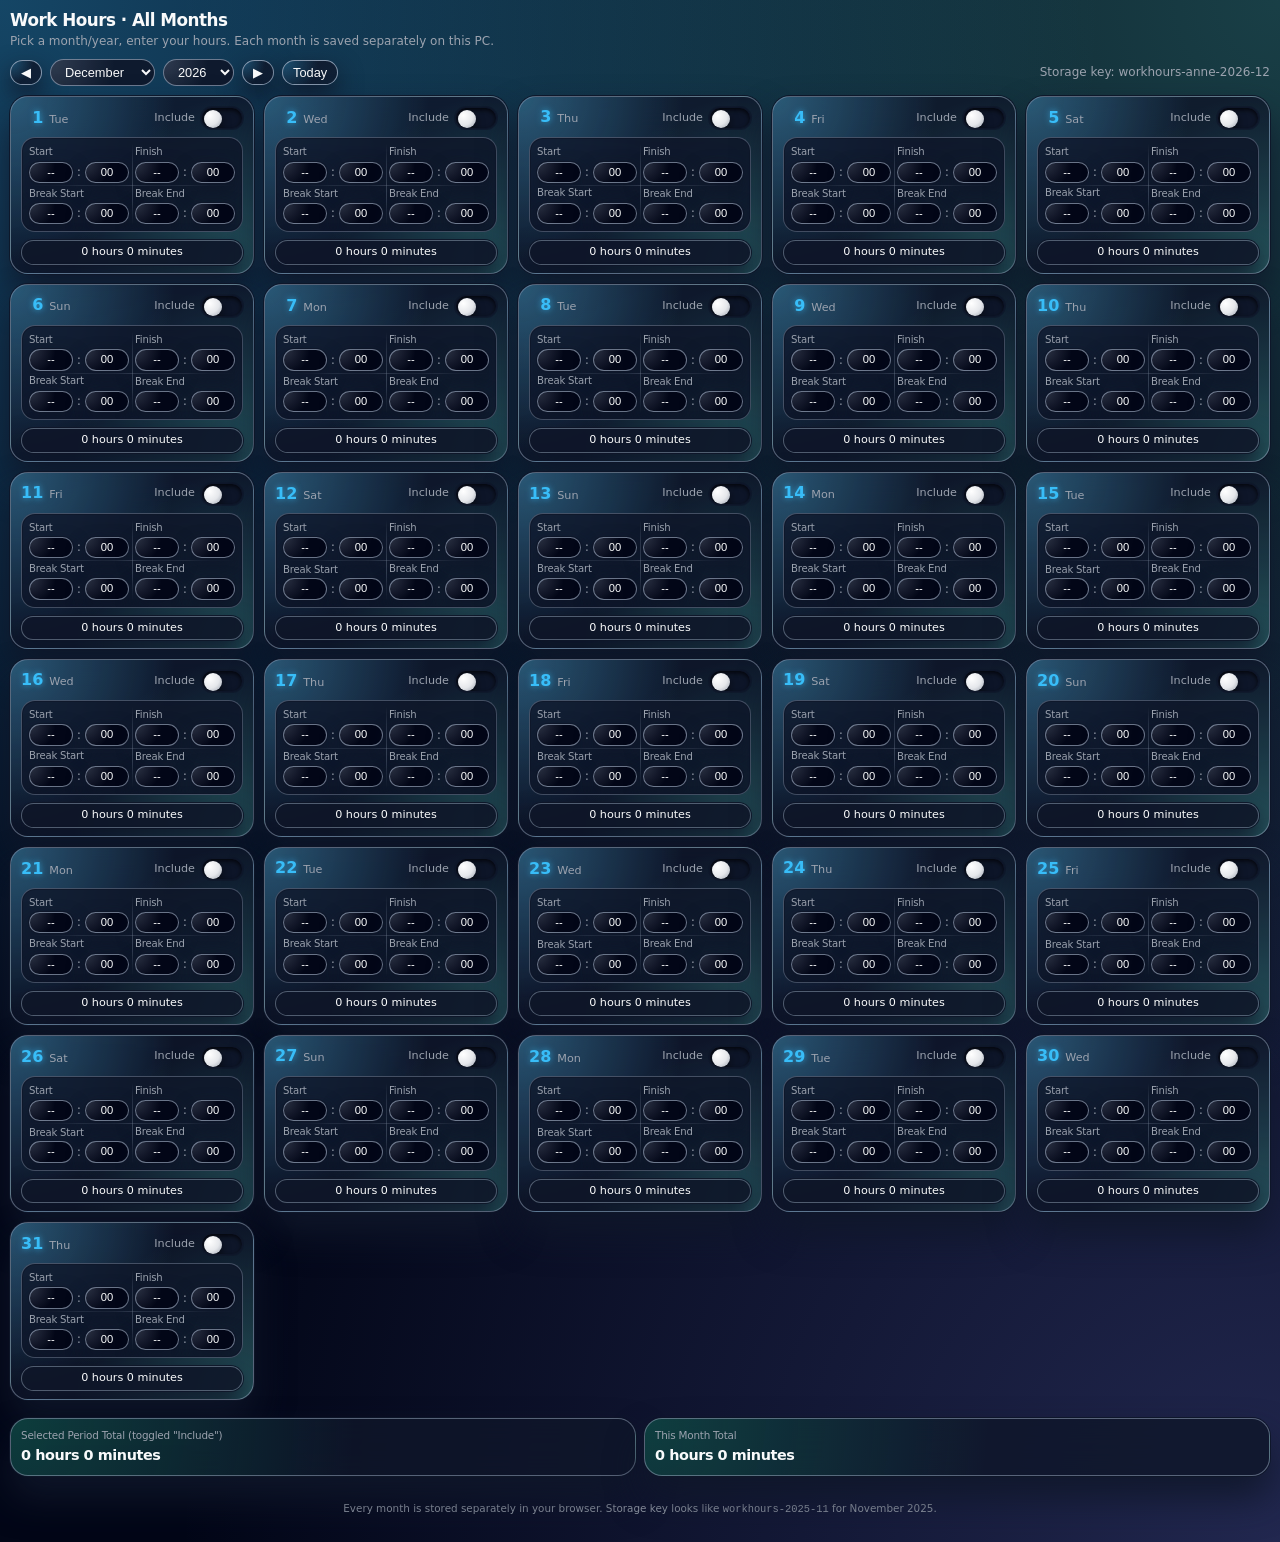
<file: anne.html>
<!DOCTYPE html>
<html lang="en">
<head>
<meta charset="UTF-8" />
<meta name="viewport" content="width=device-width, initial-scale=1.0" />
<title>Work Hours · All Months</title>

<style>
    :root {
        --bg-page: #020617;
        --bg-card: rgba(15, 23, 42, 0.82);
        --bg-card-alt: rgba(15, 23, 42, 0.78);
        --bg-toggle-off: rgba(15, 23, 42, 0.95);
        --bg-toggle-on: #34d399;
        --text-primary: #f9fafb;
        --text-dim: #9ca3af;
        --accent: #38bdf8;
        --radius-card: 18px;
        --radius-inner: 14px;
        --border-card: rgba(148, 163, 184, 0.55);
        --border-inner: rgba(148, 163, 184, 0.4);
    }

    * {
        box-sizing: border-box;
        -webkit-font-smoothing: antialiased;
    }

    body {
        font-family: system-ui, -apple-system, BlinkMacSystemFont, "SF Pro Text", Roboto, "Helvetica Neue", sans-serif;
        margin: 0;
        padding: 10px;
        line-height: 1.3;
        display: flex;
        flex-direction: column;
        gap: 10px;
        max-width: 1900px;
        margin-left: auto;
        margin-right: auto;
        font-size: 13px;
        background:
            radial-gradient(circle at 0% 0%, rgba(56,189,248,0.35) 0, transparent 55%),
            radial-gradient(circle at 100% 0%, rgba(94,234,212,0.25) 0, transparent 55%),
            radial-gradient(circle at 100% 100%, rgba(129,140,248,0.25) 0, transparent 55%),
            #020617;
        color: var(--text-primary);
    }

    header h1 {
        margin: 0 0 2px 0;
        font-weight: 600;
        font-size: 1.05rem;
        letter-spacing: -0.03em;
    }

    header .subtitle {
        font-size: 0.75rem;
        color: var(--text-dim);
    }

    /* Month / year selector bar */
    .month-bar {
        display: flex;
        flex-wrap: wrap;
        gap: 8px;
        align-items: center;
        justify-content: space-between;
    }

    .month-controls {
        display: flex;
        flex-wrap: wrap;
        gap: 8px;
        align-items: center;
    }

    .month-select,
    .year-select {
        background: radial-gradient(circle at 0% 0%, rgba(148,163,184,0.25) 0, transparent 60%),
                    rgba(15,23,42,0.9);
        color: var(--text-primary);
        border-radius: 999px;
        border: 1px solid rgba(148,163,184,0.7);
        padding: 4px 10px;
        font-size: 0.8rem;
        outline: none;
        backdrop-filter: blur(18px);
        -webkit-backdrop-filter: blur(18px);
    }

    .nav-btn {
        background:
            radial-gradient(circle at 0% 0%, rgba(56,189,248,0.35) 0, transparent 60%),
            linear-gradient(135deg, rgba(15,23,42,0.95), rgba(15,23,42,0.7));
        color: var(--text-primary);
        border-radius: 999px;
        border: 1px solid rgba(148,163,184,0.9);
        padding: 4px 10px;
        font-size: 0.8rem;
        cursor: pointer;
        box-shadow: 0 10px 25px rgba(15,23,42,0.9);
    }

    .nav-btn:hover {
        border-color: var(--accent);
        box-shadow: 0 0 18px rgba(56,189,248,0.35);
    }

    .current-label {
        font-size: 0.75rem;
        color: var(--text-dim);
    }

    /* Grid of day cards */
    .days-grid {
        display: grid;
        grid-template-columns: repeat(auto-fit, minmax(230px, 1fr));
        gap: 10px;
    }

    .day-card {
        position: relative;
        background:
            radial-gradient(circle at 0% 0%, rgba(56,189,248,0.32) 0, transparent 55%),
            radial-gradient(circle at 100% 100%, rgba(94,234,212,0.28) 0, transparent 60%),
            var(--bg-card);
        border: 1px solid var(--border-card);
        border-radius: var(--radius-card);
        padding: 10px 10px 8px;
        display: flex;
        flex-direction: column;
        gap: 8px;
        box-shadow:
            0 22px 36px rgba(15,23,42,0.9),
            0 0 0 1px rgba(15,23,42,0.9);
        backdrop-filter: blur(22px);
        -webkit-backdrop-filter: blur(22px);
        overflow: hidden;
    }

    .day-card::before {
        content: "";
        position: absolute;
        inset: 0;
        background: radial-gradient(circle at 0% 0%, rgba(255,255,255,0.07) 0, transparent 55%);
        opacity: 0.9;
        pointer-events: none;
    }

    .day-header-row {
        position: relative;
        z-index: 1;
        display: flex;
        justify-content: space-between;
        align-items: center;
    }

    .day-left {
        display: flex;
        flex-direction: row;
        gap: 6px;
        align-items: baseline;
    }

    .day-number {
        font-size: 1rem;
        font-weight: 600;
        color: var(--accent);
        min-width: 2ch;
        text-align: right;
        text-shadow: 0 0 6px rgba(56,189,248,0.7);
    }

    .day-weekday {
        font-size: 0.7rem;
        color: var(--text-dim);
        font-weight: 500;
    }

    .include-toggle-wrapper {
        display: flex;
        align-items: center;
        gap: 6px;
        font-size: 0.7rem;
        color: var(--text-dim);
        user-select: none;
    }

    /* iOS-style toggle */
    .toggle-label {
        cursor: pointer;
        display: inline-flex;
        align-items: center;
        gap: 6px;
    }

    .toggle-track {
        width: 42px;
        height: 22px;
        border-radius: 999px;
        background-color: var(--bg-toggle-off);
        position: relative;
        transition: background-color 0.18s, box-shadow 0.18s;
        border: 1px solid rgba(15,23,42,0.9);
        box-shadow:
            inset 0 2px 4px rgba(0,0,0,0.7),
            0 0 0 1px rgba(15,23,42,0.7);
        overflow: hidden;
    }

    .toggle-thumb {
        position: absolute;
        top: 2px;
        left: 2px;
        width: 18px;
        height: 18px;
        background: radial-gradient(circle at 30% 30%, #ffffff 0, #e5e7eb 55%, #9ca3af 100%);
        border-radius: 50%;
        box-shadow: 0 4px 8px rgba(0,0,0,0.6);
        transition: transform 0.18s;
    }

    .include-row:checked + .toggle-track {
        background: linear-gradient(135deg, #34d399, #22c55e);
        box-shadow: 0 0 14px rgba(34,197,94,0.6);
    }

    .include-row:checked + .toggle-track .toggle-thumb {
        transform: translateX(18px);
    }

    .include-row {
        position: absolute;
        opacity: 0;
        pointer-events: none;
    }

    /* Time block styling + dividers */
    .time-blocks {
        position: relative;
        z-index: 1;
        background: var(--bg-card-alt);
        border: 1px solid var(--border-inner);
        border-radius: var(--radius-inner);
        padding: 7px;
        display: grid;
        grid-template-columns: repeat(2, minmax(0, 1fr));
        row-gap: 4px;
        column-gap: 6px;
        backdrop-filter: blur(18px);
        -webkit-backdrop-filter: blur(18px);
        box-shadow: inset 0 0 0 1px rgba(15,23,42,0.85);
        overflow: hidden;
    }

    .time-blocks::before {
        /* vertical divider */
        content: "";
        position: absolute;
        top: 6px;
        bottom: 6px;
        left: 50%;
        width: 1px;
        background: linear-gradient(
            to bottom,
            rgba(148,163,184,0.0),
            rgba(148,163,184,0.45),
            rgba(148,163,184,0.0)
        );
        pointer-events: none;
    }

    .time-blocks::after {
        /* horizontal divider */
        content: "";
        position: absolute;
        left: 7px;
        right: 7px;
        top: 50%;
        height: 1px;
        background: linear-gradient(
            to right,
            rgba(148,163,184,0.0),
            rgba(148,163,184,0.35),
            rgba(148,163,184,0.0)
        );
        pointer-events: none;
    }

    .time-field {
        display: flex;
        flex-direction: column;
        gap: 3px;
        position: relative;
        z-index: 1;
        min-width: 0;
    }

    .time-label {
        color: var(--text-dim);
        font-size: 0.63rem;
        font-weight: 500;
        letter-spacing: -0.02em;
        display: flex;
        justify-content: space-between;
    }

    .picker-row {
        display: flex;
        flex-wrap: nowrap;
        gap: 3px;
        align-items: center;
        justify-content: center;
        min-width: 0;
    }

    .time-select-hour,
    .time-select-minute {
        appearance: none;
        -webkit-appearance: none;
        background:
            radial-gradient(circle at 0% 0%, rgba(148,163,184,0.28) 0, transparent 55%),
            #020617;
        color: var(--text-primary);
        font-size: 0.7rem;
        font-weight: 500;
        padding: 3px 4px;
        border-radius: 999px;
        border: 1px solid rgba(148,163,184,0.7);
        min-width: 44px;
        max-width: 52px;
        text-align: center;
        line-height: 1.2;
        box-shadow:
            0 8px 18px rgba(15,23,42,0.95),
            0 0 0 1px rgba(15,23,42,0.9);
        white-space: nowrap;
    }

    .time-select-hour:focus,
    .time-select-minute:focus {
        outline: none;
        border-color: var(--accent);
        box-shadow:
            0 0 0 1px rgba(56,189,248,0.7),
            0 0 16px rgba(56,189,248,0.5);
    }

    .time-separator {
        color: var(--text-dim);
        font-size: 0.8rem;
        font-weight: 500;
        min-width: 6px;
        text-align: center;
        user-select: none;
    }

    .total-today {
        position: relative;
        z-index: 1;
        font-size: 0.7rem;
        font-weight: 500;
        color: var(--text-primary);
        background: rgba(15,23,42,0.9);
        border: 1px solid rgba(148,163,184,0.5);
        border-radius: 999px;
        padding: 4px 6px;
        text-align: center;
        box-shadow:
            0 10px 22px rgba(15,23,42,0.9),
            0 0 0 1px rgba(15,23,42,0.9);
    }

    .summary-wrap {
        display: grid;
        gap: 8px;
        margin-top: 8px;
        margin-bottom: 16px;
    }

    @media (min-width: 480px) {
        .summary-wrap {
            grid-template-columns: 1fr 1fr;
        }
    }

    .summary-card {
        background:
            radial-gradient(circle at 0% 0%, rgba(16,185,129,0.25) 0, transparent 55%),
            var(--bg-card);
        border: 1px solid var(--border-card);
        border-radius: var(--radius-card);
        padding: 10px;
        box-shadow:
            0 22px 36px rgba(15,23,42,0.9),
            0 0 0 1px rgba(15,23,42,0.9);
        display: flex;
        flex-direction: column;
        gap: 4px;
        backdrop-filter: blur(20px);
        -webkit-backdrop-filter: blur(20px);
    }

    .summary-label {
        font-size: 0.65rem;
        font-weight: 500;
        color: var(--text-dim);
        letter-spacing: -0.02em;
    }

    .summary-value {
        font-size: 0.9rem;
        color: var(--text-primary);
        font-weight: 600;
        letter-spacing: -0.03em;
    }

    footer.note {
        font-size: 0.65rem;
        line-height: 1.3;
        color: var(--text-dim);
        text-align: center;
        margin-bottom: 16px;
    }
</style>
</head>

<body>
<header>
    <h1>Work Hours · All Months</h1>
    <div class="subtitle">
        Pick a month/year, enter your hours. Each month is saved separately on this PC.
    </div>
</header>

<section class="month-bar">
    <div class="month-controls">
        <button class="nav-btn" id="prevMonthBtn">◀</button>
        <select class="month-select" id="monthSelect"></select>
        <select class="year-select" id="yearSelect"></select>
        <button class="nav-btn" id="nextMonthBtn">▶</button>
        <button class="nav-btn" id="todayBtn">Today</button>
    </div>
    <div class="current-label" id="currentKeyLabel"></div>
</section>

<section class="days-grid" id="daysGrid"></section>

<section class="summary-wrap">
    <div class="summary-card">
        <div class="summary-label">Selected Period Total (toggled "Include")</div>
        <div class="summary-value" id="selected-total">0 hours 0 minutes</div>
    </div>
    <div class="summary-card">
        <div class="summary-label">This Month Total</div>
        <div class="summary-value" id="grand-total">0 hours 0 minutes</div>
    </div>
</section>

<footer class="note">
    Every month is stored separately in your browser.  
    Storage key looks like <code>workhours-2025-11</code> for November 2025.
</footer>

<script>
    const STORAGE_PREFIX = "workhours-anne";
    const daysGrid = document.getElementById("daysGrid");

    const monthSelect = document.getElementById("monthSelect");
    const yearSelect = document.getElementById("yearSelect");
    const prevMonthBtn = document.getElementById("prevMonthBtn");
    const nextMonthBtn = document.getElementById("nextMonthBtn");
    const todayBtn = document.getElementById("todayBtn");
    const currentKeyLabel = document.getElementById("currentKeyLabel");

    const MONTH_NAMES = [
        "January","February","March","April","May","June",
        "July","August","September","October","November","December"
    ];
    const WEEKDAY_NAMES = ["Sun","Mon","Tue","Wed","Thu","Fri","Sat"];

    let currentYear;
    let currentMonthIndex;

    function pad2(n) { return String(n).padStart(2, "0"); }

    function getStorageKey(year, monthIndex) {
        return `${STORAGE_PREFIX}-${year}-${pad2(monthIndex+1)}`;
    }

    function populateMonthYearSelectors() {
        monthSelect.innerHTML = MONTH_NAMES
            .map((name, idx) => `<option value="${idx}">${name}</option>`)
            .join("");

        const startYear = 2020;
        const endYear = 2035;
        let options = "";
        for (let y = startYear; y <= endYear; y++) {
            options += `<option value="${y}">${y}</option>`;
        }
        yearSelect.innerHTML = options;
    }

    function setMonthYear(year, monthIndex) {
        currentYear = year;
        currentMonthIndex = monthIndex;
        monthSelect.value = String(monthIndex);
        yearSelect.value = String(year);

        const storageKey = getStorageKey(currentYear, currentMonthIndex);
        currentKeyLabel.textContent = `Storage key: ${storageKey}`;
        buildMonthDays();
        loadState();
        updateTotals();
    }

    function changeMonth(delta) {
        let m = currentMonthIndex + delta;
        let y = currentYear;
        if (m < 0) {
            m = 11;
            y -= 1;
        } else if (m > 11) {
            m = 0;
            y += 1;
        }
        setMonthYear(y, m);
    }

    function buildMonthDays() {
        const year = currentYear;
        const monthIndex = currentMonthIndex;
        const lastDay = new Date(year, monthIndex + 1, 0).getDate();

        let html = "";
        for (let day = 1; day <= lastDay; day++) {
            const date = new Date(year, monthIndex, day);
            const weekday = WEEKDAY_NAMES[date.getDay()];
            html += makeDayCard(day, weekday);
        }
        daysGrid.innerHTML = html;
        attachDayListeners();
    }

    function buildHourOptions() {
        let html = `<option value="">--</option>`;
        for (let h = 0; h < 24; h++) {
            const hh = String(h).padStart(2, "0");
            html += `<option value="${hh}">${hh}</option>`;
        }
        return html;
    }

    function buildMinuteOptions() {
        let html = "";
        for (let m = 0; m < 60; m += 5) {
            const mm = String(m).padStart(2, "0");
            html += `<option value="${mm}">${mm}</option>`;
        }
        return html;
    }

    const HOUR_OPTIONS = buildHourOptions();
    const MIN_OPTIONS = buildMinuteOptions();

    function makeDayCard(day, weekday) {
        return `
        <div class="day-card" data-day="${day}">
            <div class="day-header-row">
                <div class="day-left">
                    <div class="day-number">${day}</div>
                    <div class="day-weekday">${weekday}</div>
                </div>
                <div class="include-toggle-wrapper">
                    <label class="toggle-label">
                        <span>Include</span>
                        <input type="checkbox" class="include-row" />
                        <span class="toggle-track"><span class="toggle-thumb"></span></span>
                    </label>
                </div>
            </div>

            <div class="time-blocks">
                <div class="time-field">
                    <div class="time-label"><span>Start</span></div>
                    <div class="picker-row">
                        <select class="time-select-hour start-hour">${HOUR_OPTIONS}</select>
                        <span class="time-separator">:</span>
                        <select class="time-select-minute start-min">${MIN_OPTIONS}</select>
                    </div>
                </div>

                <div class="time-field">
                    <div class="time-label"><span>Finish</span></div>
                    <div class="picker-row">
                        <select class="time-select-hour finish-hour">${HOUR_OPTIONS}</select>
                        <span class="time-separator">:</span>
                        <select class="time-select-minute finish-min">${MIN_OPTIONS}</select>
                    </div>
                </div>

                <div class="time-field">
                    <div class="time-label"><span>Break Start</span></div>
                    <div class="picker-row">
                        <select class="time-select-hour break-start-hour">${HOUR_OPTIONS}</select>
                        <span class="time-separator">:</span>
                        <select class="time-select-minute break-start-min">${MIN_OPTIONS}</select>
                    </div>
                </div>

                <div class="time-field">
                    <div class="time-label"><span>Break End</span></div>
                    <div class="picker-row">
                        <select class="time-select-hour break-end-hour">${HOUR_OPTIONS}</select>
                        <span class="time-separator">:</span>
                        <select class="time-select-minute break-end-min">${MIN_OPTIONS}</select>
                    </div>
                </div>
            </div>

            <div class="total-today">
                <span class="total-hours">0 hours 0 minutes</span>
            </div>
        </div>`;
    }

    function getMinutesFromHM(cardEl, hourSelClass, minSelClass) {
        const hourSel = cardEl.querySelector(hourSelClass);
        const minSel = cardEl.querySelector(minSelClass);
        if (!hourSel || !minSel) return null;
        const hh = hourSel.value;
        const mm = minSel.value;
        if (hh === "") return null;
        const hNum = Number(hh);
        const mNum = Number(mm);
        return hNum * 60 + mNum;
    }

    function diffMinutes(startMin, endMin) {
        if (startMin == null || endMin == null) return 0;
        let diff = endMin - startMin;
        if (diff < 0) diff += 24 * 60;
        return diff;
    }

    function minutesToText(totalMinutes) {
        const hours = Math.floor(totalMinutes / 60);
        const mins = totalMinutes % 60;
        return `${hours} hours ${mins} minutes`;
    }

    function calcCardMinutes(cardEl) {
        const startMin      = getMinutesFromHM(cardEl, '.start-hour', '.start-min');
        const finishMin     = getMinutesFromHM(cardEl, '.finish-hour', '.finish-min');
        const breakStartMin = getMinutesFromHM(cardEl, '.break-start-hour', '.break-start-min');
        const breakEndMin   = getMinutesFromHM(cardEl, '.break-end-hour', '.break-end-min');

        if (startMin != null && finishMin != null) {
            const gross = diffMinutes(startMin, finishMin);
            const brk   = diffMinutes(breakStartMin, breakEndMin);
            let paid = gross - brk;
            if (paid < 0) paid = 0;
            return paid;
        }
        return 0;
    }

    function updateCardDisplay(cardEl) {
        const mins = calcCardMinutes(cardEl);
        const totalEl = cardEl.querySelector('.total-hours');
        if (totalEl) {
            totalEl.textContent = minutesToText(mins);
        }
    }

    function updateTotals() {
        const cards = document.querySelectorAll('.day-card');
        let monthTotal = 0;
        let selectedTotal = 0;

        cards.forEach(card => {
            const mins = calcCardMinutes(card);
            if (mins > 0) {
                monthTotal += mins;
                const includeBox = card.querySelector('.include-row');
                if (includeBox && includeBox.checked) {
                    selectedTotal += mins;
                }
            }
        });

        document.getElementById('grand-total').textContent = minutesToText(monthTotal);
        document.getElementById('selected-total').textContent = minutesToText(selectedTotal);
    }

    function collectStateFromDOM() {
        const data = [];
        document.querySelectorAll('.day-card').forEach(card => {
            const dayNum = card.getAttribute('data-day');
            const include = card.querySelector('.include-row').checked;

            const startHour  = card.querySelector('.start-hour').value;
            const startMin   = card.querySelector('.start-min').value;
            const finishHour = card.querySelector('.finish-hour').value;
            const finishMin  = card.querySelector('.finish-min').value;
            const bsHour     = card.querySelector('.break-start-hour').value;
            const bsMin      = card.querySelector('.break-start-min').value;
            const beHour     = card.querySelector('.break-end-hour').value;
            const beMin      = card.querySelector('.break-end-min').value;

            data.push({
                day: dayNum,
                include,
                startHour,
                startMin,
                finishHour,
                finishMin,
                breakStartHour: bsHour,
                breakStartMin: bsMin,
                breakEndHour: beHour,
                breakEndMin: beMin
            });
        });
        return data;
    }

    function saveState() {
        const state = collectStateFromDOM();
        const storageKey = getStorageKey(currentYear, currentMonthIndex);
        try {
            localStorage.setItem(storageKey, JSON.stringify(state));
        } catch (err) {
            console.warn("Could not save to localStorage:", err);
        }
    }

    function applyStateToDOM(state) {
        if (!Array.isArray(state)) return;
        state.forEach(savedDay => {
            const card = document.querySelector(`.day-card[data-day="${savedDay.day}"]`);
            if (!card) return;

            const inc = card.querySelector('.include-row');
            if (inc) inc.checked = !!savedDay.include;

            function setVal(selector, val) {
                const el = card.querySelector(selector);
                if (el && typeof val === "string") {
                    el.value = val;
                }
            }

            setVal('.start-hour',        savedDay.startHour);
            setVal('.start-min',         savedDay.startMin);
            setVal('.finish-hour',       savedDay.finishHour);
            setVal('.finish-min',        savedDay.finishMin);
            setVal('.break-start-hour',  savedDay.breakStartHour);
            setVal('.break-start-min',   savedDay.breakStartMin);
            setVal('.break-end-hour',    savedDay.breakEndHour);
            setVal('.break-end-min',     savedDay.breakEndMin);

            updateCardDisplay(card);
        });

        updateTotals();
    }

    function loadState() {
        const storageKey = getStorageKey(currentYear, currentMonthIndex);
        try {
            const raw = localStorage.getItem(storageKey);
            if (!raw) return;
            const parsed = JSON.parse(raw);
            applyStateToDOM(parsed);
        } catch (err) {
            console.warn("Could not load from localStorage:", err);
        }
    }

    function handleAnyChange(e) {
        const cardEl = e.target.closest('.day-card');
        if (cardEl) {
            updateCardDisplay(cardEl);
        }
        updateTotals();
        saveState();
    }

    function attachDayListeners() {
        document.querySelectorAll('.time-select-hour, .time-select-minute').forEach(sel => {
            sel.addEventListener('change', handleAnyChange);
        });
        document.querySelectorAll('.include-row').forEach(chk => {
            chk.addEventListener('change', handleAnyChange);
        });
    }

    populateMonthYearSelectors();

    const now = new Date();
    let initialYear = now.getFullYear();
    let initialMonth = now.getMonth();

    monthSelect.addEventListener("change", () => {
        const y = Number(yearSelect.value);
        const m = Number(monthSelect.value);
        setMonthYear(y, m);
    });

    yearSelect.addEventListener("change", () => {
        const y = Number(yearSelect.value);
        const m = Number(monthSelect.value);
        setMonthYear(y, m);
    });

    prevMonthBtn.addEventListener("click", () => changeMonth(-1));
    nextMonthBtn.addEventListener("click", () => changeMonth(1));
    todayBtn.addEventListener("click", () => {
        const today = new Date();
        setMonthYear(today.getFullYear(), today.getMonth());
    });

    window.addEventListener("beforeunload", () => {
        saveState();
    });

    setMonthYear(initialYear, initialMonth);
</script>

</body>
</html>
</file>
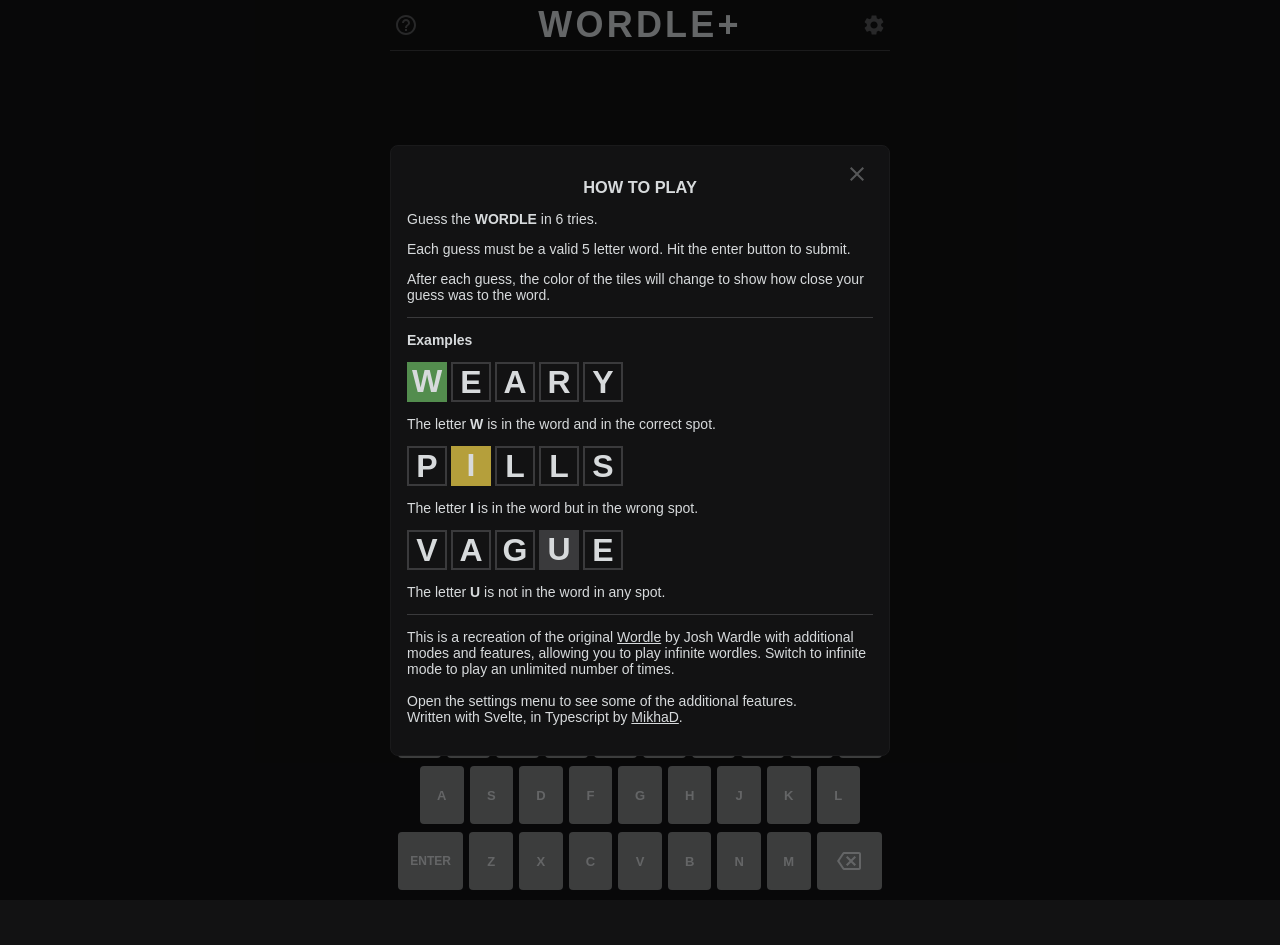
<file: wordle.html>
<!DOCTYPE html>
<html lang="en">
<head>
  <meta charset="utf-8" />
  <meta name="viewport" content="width=device-width,initial-scale=1,user-scalable=no" />
  <meta name="theme-color" content="#6aaa64" />
  <link rel="manifest" href="wordle/manifest.json" />
  <link rel="shortcut icon" href="wordle/img/logo_32x32.png" type="image/x-icon" />
  <link rel="apple-touch-icon" href="wordle/img/logo_192x192.png" />
  <link rel="stylesheet" href="wordle/global.css" />

  <meta name="author" content="MikhaD" />
  <meta name="description" content="Wordle with infinite, hourly and daily modes. Double tap on a word to learn its definition." />
  <meta name="keywords" content="wordle, infinite wordle, wordle infinite, unlimited, daily wordle, wordle+, word game, puzzle, game" />

  <!-- Social Sharing -->
  <meta property="og:url" content="https://cristilblondu89.github.io/RF/wordle.html" />
  <meta property="og:type" content="website" />
  <meta property="og:title" content="Wordle+ | An infinite word guessing game" />
  <meta property="og:description" content="Guess the word in 6 tries. Play daily, hourly and infinite modes." />
  <meta property="og:image" content="wordle/img/og_1200x630.png" />

  <title>Wordle+ | Rustic Flight Edition</title>

  <!-- Corrected JS and CSS paths -->
  <script type="module" crossorigin src="wordle/index-v1.5.2.js"></script>
  <link rel="stylesheet" href="wordle/index-v1.5.2.css" />
</head>

<body>
</body>
</html>
</file>
<file: shifthq/style.css>
:root {
    --bg: #071612;
    --bg2: #0d221c;
    --card: rgba(255, 255, 255, 0.075);
    --border: rgba(255, 255, 255, 0.12);
    --text: #f3fff9;
    --muted: #a8bdb5;
    --green: #42e58b;
    --orange: #ffad45;
    --blue: #63a9ff;
}

* {
    box-sizing: border-box;
}

html {
    scroll-behavior: smooth;
}

body {
    margin: 0;
    overflow-x: hidden;
    font-family:
        -apple-system,
        BlinkMacSystemFont,
        "Segoe UI",
        sans-serif;
    color: var(--text);
    background:
        radial-gradient(
            circle at 15% 0%,
            rgba(66, 229, 139, 0.17),
            transparent 34rem
        ),
        linear-gradient(
            180deg,
            var(--bg),
            #040b09 70%
        );
    line-height: 1.55;
}

img {
    display: block;
    max-width: 100%;
}

a {
    color: inherit;
}

.wrap {
    width: min(1120px, calc(100% - 36px));
    margin: auto;
}

nav {
    display: flex;
    align-items: center;
    justify-content: space-between;
    gap: 24px;
    padding: 22px 0;
}

.brand {
    display: flex;
    align-items: center;
    gap: 13px;
    color: var(--text);
    text-decoration: none;
    font-size: 1.25rem;
    font-weight: 800;
}

.app-icon {
    width: 54px;
    height: 54px;
    flex: 0 0 auto;
    border-radius: 15px;
    object-fit: cover;
    border: 1px solid rgba(255, 255, 255, 0.12);
    box-shadow:
        0 12px 30px rgba(0, 0, 0, 0.28),
        0 0 26px rgba(66, 229, 139, 0.13);
}

.links {
    display: flex;
    align-items: center;
    gap: 20px;
}

.links a {
    color: var(--muted);
    text-decoration: none;
}

.links a:hover {
    color: var(--text);
}

.hero {
    display: grid;
    grid-template-columns: 1.05fr 0.95fr;
    align-items: center;
    gap: 64px;
    padding: 72px 0 100px;
}

.hero-copy {
    min-width: 0;
}

.eyebrow {
    color: var(--green);
    font-size: 0.78rem;
    font-weight: 800;
    letter-spacing: 0.11em;
    text-transform: uppercase;
}

h1 {
    margin: 0.18em 0;
    font-size: clamp(3.5rem, 8vw, 6.7rem);
    line-height: 0.94;
    letter-spacing: -0.05em;
}

h2 {
    margin: 8px 0 10px;
    font-size: clamp(2rem, 5vw, 2.8rem);
    line-height: 1.08;
    letter-spacing: -0.035em;
}

.hero p {
    max-width: 620px;
    margin: 28px 0 0;
    color: var(--muted);
    font-size: 1.2rem;
}

.buttons {
    display: flex;
    flex-wrap: wrap;
    gap: 12px;
    margin-top: 30px;
}

.button {
    display: inline-flex;
    align-items: center;
    justify-content: center;
    padding: 13px 18px;
    border: 1px solid var(--border);
    border-radius: 14px;
    background: var(--card);
    color: var(--text);
    text-decoration: none;
    font-weight: 750;
}

.button.primary {
    border-color: transparent;
    background: var(--green);
    color: #062012;
}

.hero-device {
    display: flex;
    justify-content: center;
    min-width: 0;
}

.device-frame {
    width: min(365px, 88vw);
    padding: 12px;
    overflow: hidden;
    border: 1px solid rgba(255, 255, 255, 0.18);
    border-radius: 44px;
    background: #020504;
    box-shadow:
        0 45px 100px rgba(0, 0, 0, 0.55),
        0 0 60px rgba(66, 229, 139, 0.09);
}

.hero-screenshot {
    width: 100%;
    height: auto;
    border-radius: 33px;
}

section {
    padding: 40px 0 80px;
}

section .intro {
    max-width: 700px;
    margin-top: 0;
    color: var(--muted);
    font-size: 1.08rem;
}

.grid {
    display: grid;
    grid-template-columns: repeat(3, minmax(0, 1fr));
    gap: 16px;
    padding: 30px 0 20px;
}

.card {
    min-width: 0;
    padding: 24px;
    border: 1px solid var(--border);
    border-radius: 22px;
    background: var(--card);
}

.card h3 {
    margin: 0.45rem 0 0.25rem;
}

.card p {
    margin-bottom: 0;
    color: var(--muted);
}

.feature-icon {
    font-size: 1.5rem;
}

#screenshots {
    padding-top: 70px;
}

.screenshots-grid {
    display: grid;
    grid-template-columns: repeat(4, minmax(0, 1fr));
    align-items: start;
    gap: 18px;
    padding-top: 32px;
}

.screenshot-card {
    min-width: 0;
    margin: 0;
}

.screenshot-frame {
    width: 100%;
    aspect-ratio: 9 / 19.5;
    overflow: hidden;
    border: 1px solid var(--border);
    border-radius: 26px;
    background: #020504;
    box-shadow:
        0 22px 55px rgba(0, 0, 0, 0.32);
}

.screenshot-frame img {
    width: 100%;
    height: 100%;
    object-fit: cover;
}

figcaption {
    display: flex;
    flex-direction: column;
    gap: 3px;
    padding: 14px 4px 0;
}

figcaption strong {
    font-size: 1rem;
}

figcaption span {
    color: var(--muted);
    font-size: 0.9rem;
}

.privacy-highlight {
    display: flex;
    align-items: center;
    justify-content: space-between;
    gap: 40px;
    margin: 30px 0 90px;
    padding: 34px;
    border: 1px solid var(--border);
    border-radius: 28px;
    background:
        linear-gradient(
            135deg,
            rgba(66, 229, 139, 0.14),
            rgba(99, 169, 255, 0.07)
        );
}

.privacy-highlight p {
    max-width: 730px;
    margin-bottom: 0;
    color: var(--muted);
}

.privacy {
    max-width: 800px;
    padding: 60px 0 100px;
}

.privacy h1 {
    font-size: 3rem;
    line-height: 1.05;
}

.privacy h2 {
    margin-top: 34px;
    font-size: 1.35rem;
}

.privacy p,
.privacy li {
    color: var(--muted);
}

footer {
    display: flex;
    flex-wrap: wrap;
    justify-content: space-between;
    gap: 20px;
    padding: 28px 0;
    border-top: 1px solid var(--border);
    color: var(--muted);
}

footer a {
    color: var(--muted);
}

footer a:hover {
    color: var(--text);
}

@media (max-width: 950px) {
    .screenshots-grid {
        grid-template-columns: repeat(2, minmax(0, 1fr));
    }
}

@media (max-width: 800px) {
    .wrap {
        width: min(100% - 28px, 680px);
    }

    nav {
        align-items: flex-start;
        gap: 16px;
    }

    .brand {
        font-size: 1.2rem;
    }

    .app-icon {
        width: 48px;
        height: 48px;
        border-radius: 14px;
    }

    .links {
        justify-content: flex-end;
        flex-wrap: wrap;
        gap: 8px 14px;
        font-size: 0.88rem;
    }

    .hero {
        grid-template-columns: minmax(0, 1fr);
        gap: 52px;
        padding-top: 48px;
    }

    .hero-copy {
        text-align: center;
    }

    .hero p {
        margin-inline: auto;
    }

    .buttons {
        justify-content: center;
    }

    .grid {
        grid-template-columns: minmax(0, 1fr);
    }

    .device-frame {
        width: min(355px, 92vw);
    }

    .privacy-highlight {
        flex-direction: column;
        align-items: flex-start;
    }
}

@media (max-width: 560px) {
    nav {
        flex-direction: column;
        align-items: stretch;
    }

    .brand {
        justify-content: center;
    }

    .links {
        justify-content: center;
    }

    h1 {
        font-size: clamp(3.35rem, 17vw, 5rem);
    }

    .screenshots-grid {
        grid-template-columns: minmax(0, 1fr);
    }

    .screenshot-card {
        width: min(360px, 100%);
        margin-inline: auto;
    }
}
</file>
<file: wordle/global.css>
*,
*::before,
*::after {
	margin: 0;
	padding: 0;
	box-sizing: border-box;
	transition: background-color 0.2s ease;
}

:root {
	font-family: Arial, sans-serif;
	background: var(--bg-primary);
	color: var(--fg-primary);
	font-size: var(--fs-regular);
	user-select: none;
	-webkit-user-select: none;
	overflow: hidden;
	height: 100%;

	--fs-tiny: 12px;
	--fs-small: 14px;
	--fs-regular: 16px;
	--fs-medium: 20px;
	--fs-large: 36px;

	--game-width: 500px;

	--fg-primary: #d7dadc;
	--fg-secondary: #818384;
	--icon-color: #565758;
	--border-primary: #3a3a3c;
	--border-secondary: #272729;
	--bg-secondary: #1a1a1b;
	--mode-symbol-color: var(--bg-secondary);
	--bg-primary: #121213;

	--red: #9C2323;
	--color-present: #b59f3b;
	--color-correct: #538d4e;
	--color-absent: var(--border-primary);
	--evaluated-key-color: var(--fg-primary);
	--key-bg: var(--fg-secondary);
}

body {
	height: 100%
}

.light {
	--fg-primary: #1a1a1b;
	--fg-secondary: #787c7e;
	--icon-color: var(--fg-secondary);
	--border-primary: #d3d6da;
	--border-secondary: var(--border-primary);
	--bg-secondary: #e0e0e0;
	--mode-symbol-color: #f1f1f1;
	--bg-primary: #ffffff;

	--red: #C42C2C;
	--color-present: #c9b458;
	--color-correct: #6aaa64;
	--color-absent: var(--fg-secondary);
	--evaluated-key-color: var(--bg-primary);
	--key-bg: var(--border-primary);
}

.colorblind {
	--color-correct: #f5793a;
	--color-present: #85c0f9;
}

h3 {
	text-align: center;
	text-transform: uppercase;
	margin-bottom: 10px;
}

.⬛,
.🟨,
.🟩 {
	color: var(--evaluated-key-color);
}

a:link,
a:visited {
	color: inherit;
}

.tutorial {
	--arrow-size: 10px;
	--padding: 10px;
	font-size: var(--fs-small);
	font-weight: 700;
	text-transform: uppercase;
	letter-spacing: initial;
	position: absolute;
	top: calc(var(--arrow-size) + var(--height));
	left: 50%;
	transform: translateX(-50%);
	width: max-content;
	max-width: min(var(--game-width), 95vw);
	display: flex;
	align-items: center;
	padding: var(--padding);
	border-radius: 4px;
	color: var(--bg-primary);
	background: var(--fg-primary);
	z-index: 1;
}

.tutorial::before {
	content: "";
	position: absolute;
	left: 50%;
	transform: translate(-50%);
	top: calc(-2 * var(--arrow-size));
	border: var(--arrow-size) solid transparent;
	border-bottom: var(--arrow-size) solid var(--fg-primary);
}

.ok {
	padding: 10px;
	margin-left: var(--padding);
	border-radius: 4px;
	color: white;
	background: var(--color-correct);
	cursor: pointer;
}

.button {
	margin-top: 15px;
	text-transform: uppercase;
	color: #fff;
	cursor: pointer;
	font-size: var(--fs-medium);
	font-weight: bold;
	padding: 15px;
	border-radius: 4px;
	text-align: center;
}

.button:hover {
	opacity: 0.9;
}

select {
	border: solid 1px var(--border-secondary);
	padding: 8px;
	min-width: 85px;
	border-radius: 4px;
	cursor: pointer;
	background: var(--bg-secondary);
	color: var(--fg-primary);
}
</file>
<file: wordle/index-v1.5.2.css>
@charset "UTF-8";.sep.visible.svelte-1cu43ge.svelte-1cu43ge{display:flex}.sep.svelte-1cu43ge.svelte-1cu43ge{display:none}.sep.svelte-1cu43ge .svelte-1cu43ge:first-child{border-right:1px solid var(--fg-primary)}.sep.svelte-1cu43ge div.svelte-1cu43ge{flex:1;display:grid;place-items:center}h2.svelte-1cpaagx{display:inline-block;margin-right:1rem;margin-bottom:.8rem}ol.svelte-1cpaagx{padding-left:1.5rem}li.svelte-1cpaagx{margin-bottom:.5rem}li.svelte-1cpaagx:first-letter{text-transform:uppercase}li.svelte-1cpaagx::marker{color:var(--fg-secondary)}div.svelte-gyq5p4{color:#fff;font-size:var(--fs-medium);text-transform:uppercase;font-weight:700;background:var(--color-correct);border-radius:4px;height:52px;display:flex;justify-content:center;align-items:center;gap:8px;width:80%;cursor:pointer}div.svelte-gyq5p4:hover{opacity:.9}.svelte-frmspd.svelte-frmspd:not(.pop),.complete .value.svelte-frmspd.svelte-frmspd{scale:1!important;opacity:1!important}.value.svelte-frmspd.svelte-frmspd{animation:svelte-frmspd-pop .1s}.value.svelte-frmspd .front.svelte-frmspd{border-color:var(--border-primary)}.tile.svelte-frmspd.svelte-frmspd{font-size:2rem;font-weight:700;text-transform:uppercase;position:relative;transform-style:preserve-3d}.tile[data-animation=bounce].svelte-frmspd.svelte-frmspd{animation:svelte-frmspd-bounce 1s}.back.svelte-frmspd.svelte-frmspd,.front.svelte-frmspd.svelte-frmspd{display:grid;place-items:center;position:absolute;top:0;right:0;bottom:0;left:0;backface-visibility:hidden;-webkit-backface-visibility:hidden;transition:transform 0s ease-in-out}.front.svelte-frmspd.svelte-frmspd{border:2px solid var(--border-primary);transform:rotateX(0);color:var(--fg-primary)}.back.svelte-frmspd.svelte-frmspd{background:var(--color-absent);transform:rotateX(180deg)}.🟩.svelte-frmspd .back.svelte-frmspd{background:var(--color-correct)}.🟨.svelte-frmspd .back.svelte-frmspd{background:var(--color-present)}.complete .tile.svelte-frmspd:not(.🔳) .front.svelte-frmspd{transition-delay:inherit!important;transition-duration:.8s;transform:rotateX(180deg)}.complete .tile.svelte-frmspd:not(.🔳) .back.svelte-frmspd{transition-delay:inherit!important;transition-duration:.8s;transform:rotateX(0)}@keyframes svelte-frmspd-pop{0%{scale:.8;opacity:0}40%{scale:1.1;opacity:1}}@keyframes svelte-frmspd-bounce{0%,20%{transform:translateY(0)}40%{transform:translateY(-30px)}50%{transform:translateY(5px)}60%{transform:translateY(-15px)}80%{transform:translateY(2px)}to{transform:translateY(0)}}.board-row.svelte-ssibky{display:grid;grid-template-columns:repeat(var(--cols),1fr);gap:5px}.board-row[data-animation=shake].svelte-ssibky{animation:svelte-ssibky-shake .6s}@keyframes svelte-ssibky-shake{10%,90%{transform:translate(-1px)}20%,80%{transform:translate(2px)}30%,50%,70%{transform:translate(-4px)}40%,60%{transform:translate(4px)}}.ctx-menu.svelte-uw0qlf{position:fixed;z-index:2;font-size:var(--fs-small);background-color:var(--bg-secondary);border:solid 1px var(--border-primary);border-radius:4px;padding:10px;width:calc(var(--game-width) / 2)}.ctx-menu.svelte-uw0qlf>*{border-bottom:1px solid var(--border-primary);padding-bottom:5px}.ctx-menu.svelte-uw0qlf>*:last-child{border-bottom:none;padding-bottom:unset;padding-top:5px}.board.svelte-1a3c44u{display:grid;grid-template-rows:repeat(var(--rows),1fr);gap:5.5px;max-height:420px;flex-grow:1;aspect-ratio:var(--cols) / var(--rows);padding:10px;position:relative}svg.svelte-1a3c44u{position:absolute;z-index:-1;top:50%;left:50%;transform:translate(-50%,-50%);width:min(130%,100vw);max-height:100%}path.svelte-1a3c44u{stroke:var(--mode-symbol-color)}.tutorial.svelte-1a3c44u{top:calc(100 / var(--rows) * 1%)}div.svelte-6daei{margin:14px 0}.examples.svelte-6daei{border-top:1px solid var(--border-primary);border-bottom:1px solid var(--border-primary)}.examples.svelte-6daei .row>*{height:100%;aspect-ratio:1}.examples.svelte-6daei:not(.complete) .row .back{transition-delay:.3s}.row.svelte-6daei{height:40px;display:flex;gap:4px}h3.svelte-1pg4aff{margin-bottom:10px}.container.svelte-1pg4aff{height:45px;min-width:70%}.timer.svelte-1pg4aff{font-size:clamp(25px,8vw,var(--fs-large));text-align:center}.button.svelte-1pg4aff{height:80%;aspect-ratio:1;padding:4px;background:var(--color-correct);border-radius:4px;cursor:pointer;margin:auto}svg.svelte-1pg4aff{fill:#fff;height:100%}.button.svelte-1pg4aff:hover{opacity:.9}.toast.svelte-1dgg1bc{top:10%;left:50%;transform:translate(-50%);position:absolute;z-index:10;font-weight:700}.slice.svelte-1dgg1bc{color:var(--bg-primary);background:var(--fg-primary);padding:16px;margin:16px auto;border-radius:4px;width:fit-content}.outer.svelte-ksmmv8{margin:15px auto;padding:10px 20px;max-width:calc(.6 * var(--game-width));border:solid 1px var(--border-secondary);background:var(--bg-secondary);border-radius:4px;position:relative}.number.svelte-ksmmv8{text-align:center;font-weight:700;font-size:1.2em;margin-bottom:10px}.left.svelte-ksmmv8,.right.svelte-ksmmv8{cursor:pointer;position:absolute;border-radius:4px;background:var(--fg-primary);fill:var(--bg-primary);height:45px;padding:10px 0;top:50%}.left.svelte-ksmmv8{left:0;transform:translate(-50%,-50%)}.right.svelte-ksmmv8{right:0;transform:translate(50%,-50%)}.tip.svelte-ksmmv8{text-align:center;min-height:70px}svg.svelte-17ud64h{cursor:pointer;width:24px;margin:0 4px}svg.svelte-17ud64h path{fill:var(--icon-color)}.share-historic.svelte-11bt4nm{color:var(--fg-secondary);font-size:var(--fs-regular);display:flex;justify-content:center;align-items:center;gap:.25rem;cursor:pointer}div.svelte-l3vk6s.svelte-l3vk6s{text-align:center;margin-top:.4rem}input.svelte-l3vk6s.svelte-l3vk6s{text-align:center;color:inherit;font-size:inherit;width:100%;height:100%;border-radius:4px;background-color:var(--border-secondary);border:none;padding:.5rem;outline:solid 1px var(--red)}input.svelte-l3vk6s.svelte-l3vk6s:placeholder-shown{outline:none}input.svelte-l3vk6s.svelte-l3vk6s::-webkit-outer-spin-button,input.svelte-l3vk6s.svelte-l3vk6s::-webkit-inner-spin-button{-webkit-appearance:none;margin:0}input[type=number].svelte-l3vk6s.svelte-l3vk6s{-moz-appearance:textfield;-webkit-appearance:textfield;appearance:textfield}.valid.svelte-l3vk6s.svelte-l3vk6s{outline-color:var(--color-correct)}select.svelte-l3vk6s.svelte-l3vk6s{display:inline;background:var(--border-secondary)}.number.svelte-l3vk6s.svelte-l3vk6s{display:flex;gap:1rem}.number.svelte-l3vk6s form.svelte-l3vk6s{flex:1}.button.svelte-l3vk6s.svelte-l3vk6s{background-color:var(--color-correct)}.disabled.svelte-l3vk6s.svelte-l3vk6s{background-color:var(--fg-secondary);cursor:default;pointer-events:none}.disabled.svelte-l3vk6s.svelte-l3vk6s:hover{opacity:1}section.svelte-dvu5v6{display:flex;flex-direction:column;align-items:center;width:60px}.stat.svelte-dvu5v6{font-size:var(--fs-large)}.name.svelte-dvu5v6{text-align:center}div.svelte-ljn64v{display:flex;justify-content:center;gap:8px}.guess.svelte-1pserw8{display:grid;place-items:center}.container.svelte-1pserw8{width:80%;margin-left:auto;margin-right:auto;display:flex;flex-direction:column;gap:4px}.graph.svelte-1pserw8{height:20px;display:flex;gap:4px}.bar.svelte-1pserw8{min-width:7%;transition:width .3s ease-out;background:var(--color-absent);color:#fff;font-weight:700;display:flex;justify-content:end;align-items:center;padding-right:min(.8rem,1vw)}.bar.this.svelte-1pserw8{background:var(--color-correct)}header.svelte-2k6r7n{--height:51px;font-weight:700;text-transform:uppercase;letter-spacing:.2rem;display:flex;justify-content:space-between;align-items:center;border-bottom:1px solid var(--border-primary);width:100%;height:var(--height);position:relative}.icons.svelte-2k6r7n{height:100%;z-index:1;display:flex}h1.svelte-2k6r7n{position:absolute;width:max-content;left:50%;transform:translate(-50%);font-size:var(--fs-large);cursor:pointer;text-align:center}div.svelte-1ymomqm{font-size:calc(var(--fs-tiny) + 1px);font-weight:700;text-transform:uppercase;border-radius:4px;height:58px;background:var(--key-bg);cursor:pointer;display:grid;place-items:center;flex:1;transition:background-color .3s ease-in-out}.guesses div.svelte-1ymomqm{transition-delay:1s}.guesses .preventChange div.svelte-1ymomqm{transition-duration:.15s;transition-delay:0s;background:var(--key-bg)!important}.big.svelte-1ymomqm{font-size:var(--fs-tiny);flex-grow:1.5}.⬛.svelte-1ymomqm{background:var(--color-absent)}.🟨.svelte-1ymomqm{background:var(--color-present)}.🟩.svelte-1ymomqm{background:var(--color-correct)}.keyboard.svelte-bldt10{width:100%;display:flex;flex-direction:column;align-items:center;margin-bottom:2px}.row.svelte-bldt10{touch-action:manipulation;width:100%;display:flex;margin:0 auto 8px;padding:0 8px;gap:6px}.row.svelte-bldt10:nth-of-type(2){padding:0 30px}svg.svelte-bldt10{fill:var(--fg-primary);width:24px}.overlay.svelte-5i44vt.svelte-5i44vt{transition:all .2s ease;font-size:var(--fs-small);visibility:hidden;z-index:1;position:absolute;opacity:0;top:0;right:0;bottom:0;left:0;background:rgba(0,0,0,.5333333333)}.fullscreen.overlay.svelte-5i44vt.svelte-5i44vt{background:var(--bg-primary)}.modal.svelte-5i44vt.svelte-5i44vt{margin:auto;background:var(--bg-primary);max-width:var(--game-width);position:absolute;top:0;right:0;bottom:0;left:0;top:10vh;transition:all .2s ease;overflow-y:auto}.popup.svelte-5i44vt .modal.svelte-5i44vt{--modal-padding:16px;height:min-content;max-height:90%;border-radius:8px;border:1px solid var(--bg-secondary);padding:var(--modal-padding);padding-top:calc(2 * var(--modal-padding));width:90%}.content.svelte-5i44vt>div{margin-bottom:14px}.fullscreen.svelte-5i44vt .modal.svelte-5i44vt{height:100%;padding:10px 16px;display:flex;flex-direction:column;justify-content:space-between}.fullscreen.svelte-5i44vt .modal .exit.svelte-5i44vt{top:10px;right:10px}.overlay.visible.svelte-5i44vt.svelte-5i44vt,.visible.svelte-5i44vt .modal.svelte-5i44vt{top:0;opacity:1;visibility:visible}.exit.svelte-5i44vt.svelte-5i44vt{position:absolute;top:var(--modal-padding);right:var(--modal-padding)}.footer.svelte-5i44vt.svelte-5i44vt{color:var(--fg-secondary);display:flex;justify-content:space-between;align-items:flex-end;text-align:end}div[disabled=true].svelte-16o9p8g{opacity:.5;cursor:unset}div.svelte-16o9p8g{width:32px;height:20px;border-radius:10px;background:var(--icon-color);position:relative;cursor:pointer;transition:background-color .3s ease}div.svelte-16o9p8g:before{content:"";position:absolute;width:16px;aspect-ratio:1;background:white;border-radius:50%;margin:2px;left:0;transition:left .3s ease}.checked.svelte-16o9p8g{background:var(--color-correct)}.checked.svelte-16o9p8g:before{left:12px}.setting.svelte-40b4uj{display:flex;justify-content:space-between;align-items:center}.title.svelte-40b4uj{font-size:var(--fs-medium);font-weight:500}.desc.svelte-40b4uj{font-size:var(--fs-tiny);color:var(--fg-secondary)}.outer.svelte-1ktskry{display:flex;flex-direction:column;justify-content:space-between}.links.svelte-1ktskry{font-size:var(--fs-medium);border-bottom:1px solid var(--border-primary);color:var(--fg-secondary);display:flex;justify-content:space-between}.settings-top>div{padding:16px 0;border-bottom:1px solid var(--border-primary)}.custom.svelte-1ktskry{height:2rem;fill:var(--fg-secondary);cursor:pointer}main.svelte-zu82m8{display:flex;flex-direction:column;justify-content:space-between;align-items:center;height:100%;max-width:var(--game-width);margin:auto;position:relative}.historical.svelte-zu82m8{text-align:center;margin-top:10px;padding:0 20px;text-transform:uppercase}.concede.svelte-zu82m8{background-color:var(--red)}
</file>
